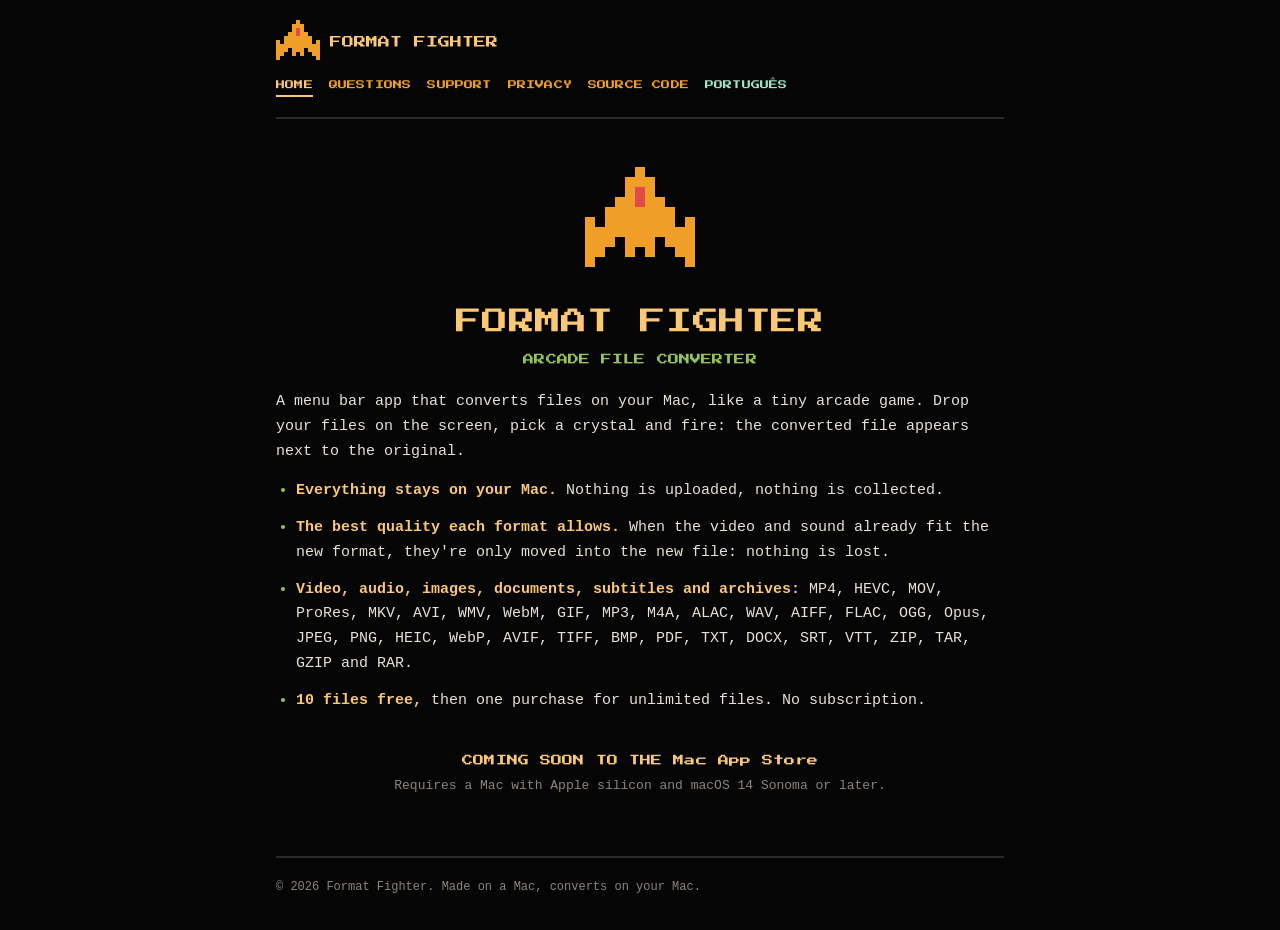
<file: index.html>
<!doctype html>
<html lang="en">
<head>
<meta charset="utf-8">
<meta name="viewport" content="width=device-width, initial-scale=1">
<title>Format Fighter</title>
<link rel="stylesheet" href="style.css">
<link rel="alternate" hreflang="pt-PT" href="pt/index.html">
</head>
<body>
<header>
  <a class="brand" href="index.html"><svg class="ship" viewBox="0 0 11 10" width="44" height="40" shape-rendering="crispEdges" aria-hidden="true"><rect class="h" x="5" y="0" width="1" height="1"/><rect class="h" x="4" y="1" width="1" height="1"/><rect class="h" x="5" y="1" width="1" height="1"/><rect class="h" x="6" y="1" width="1" height="1"/><rect class="h" x="4" y="2" width="1" height="1"/><rect class="c" x="5" y="2" width="1" height="1"/><rect class="h" x="6" y="2" width="1" height="1"/><rect class="h" x="3" y="3" width="1" height="1"/><rect class="h" x="4" y="3" width="1" height="1"/><rect class="c" x="5" y="3" width="1" height="1"/><rect class="h" x="6" y="3" width="1" height="1"/><rect class="h" x="7" y="3" width="1" height="1"/><rect class="h" x="2" y="4" width="1" height="1"/><rect class="h" x="3" y="4" width="1" height="1"/><rect class="h" x="4" y="4" width="1" height="1"/><rect class="h" x="5" y="4" width="1" height="1"/><rect class="h" x="6" y="4" width="1" height="1"/><rect class="h" x="7" y="4" width="1" height="1"/><rect class="h" x="8" y="4" width="1" height="1"/><rect class="h" x="0" y="5" width="1" height="1"/><rect class="h" x="2" y="5" width="1" height="1"/><rect class="h" x="3" y="5" width="1" height="1"/><rect class="h" x="4" y="5" width="1" height="1"/><rect class="h" x="5" y="5" width="1" height="1"/><rect class="h" x="6" y="5" width="1" height="1"/><rect class="h" x="7" y="5" width="1" height="1"/><rect class="h" x="8" y="5" width="1" height="1"/><rect class="h" x="10" y="5" width="1" height="1"/><rect class="h" x="0" y="6" width="1" height="1"/><rect class="h" x="1" y="6" width="1" height="1"/><rect class="h" x="2" y="6" width="1" height="1"/><rect class="h" x="3" y="6" width="1" height="1"/><rect class="h" x="4" y="6" width="1" height="1"/><rect class="h" x="5" y="6" width="1" height="1"/><rect class="h" x="6" y="6" width="1" height="1"/><rect class="h" x="7" y="6" width="1" height="1"/><rect class="h" x="8" y="6" width="1" height="1"/><rect class="h" x="9" y="6" width="1" height="1"/><rect class="h" x="10" y="6" width="1" height="1"/><rect class="h" x="0" y="7" width="1" height="1"/><rect class="h" x="1" y="7" width="1" height="1"/><rect class="h" x="2" y="7" width="1" height="1"/><rect class="h" x="4" y="7" width="1" height="1"/><rect class="h" x="5" y="7" width="1" height="1"/><rect class="h" x="6" y="7" width="1" height="1"/><rect class="h" x="8" y="7" width="1" height="1"/><rect class="h" x="9" y="7" width="1" height="1"/><rect class="h" x="10" y="7" width="1" height="1"/><rect class="h" x="0" y="8" width="1" height="1"/><rect class="h" x="1" y="8" width="1" height="1"/><rect class="h" x="4" y="8" width="1" height="1"/><rect class="h" x="6" y="8" width="1" height="1"/><rect class="h" x="9" y="8" width="1" height="1"/><rect class="h" x="10" y="8" width="1" height="1"/><rect class="h" x="0" y="9" width="1" height="1"/><rect class="h" x="10" y="9" width="1" height="1"/></svg><span>FORMAT FIGHTER</span></a>
  <nav><a href="index.html" aria-current="page">HOME</a><a href="faq.html">QUESTIONS</a><a href="support.html">SUPPORT</a><a href="privacy.html">PRIVACY</a><a href="source.html">SOURCE CODE</a><a class="lang" href="pt/index.html" hreflang="pt-PT">PORTUGUÊS</a></nav>
</header>
<main>
<section class="hero">
<svg class="ship" viewBox="0 0 11 10" width="110" height="100" shape-rendering="crispEdges" aria-hidden="true"><rect class="h" x="5" y="0" width="1" height="1"/><rect class="h" x="4" y="1" width="1" height="1"/><rect class="h" x="5" y="1" width="1" height="1"/><rect class="h" x="6" y="1" width="1" height="1"/><rect class="h" x="4" y="2" width="1" height="1"/><rect class="c" x="5" y="2" width="1" height="1"/><rect class="h" x="6" y="2" width="1" height="1"/><rect class="h" x="3" y="3" width="1" height="1"/><rect class="h" x="4" y="3" width="1" height="1"/><rect class="c" x="5" y="3" width="1" height="1"/><rect class="h" x="6" y="3" width="1" height="1"/><rect class="h" x="7" y="3" width="1" height="1"/><rect class="h" x="2" y="4" width="1" height="1"/><rect class="h" x="3" y="4" width="1" height="1"/><rect class="h" x="4" y="4" width="1" height="1"/><rect class="h" x="5" y="4" width="1" height="1"/><rect class="h" x="6" y="4" width="1" height="1"/><rect class="h" x="7" y="4" width="1" height="1"/><rect class="h" x="8" y="4" width="1" height="1"/><rect class="h" x="0" y="5" width="1" height="1"/><rect class="h" x="2" y="5" width="1" height="1"/><rect class="h" x="3" y="5" width="1" height="1"/><rect class="h" x="4" y="5" width="1" height="1"/><rect class="h" x="5" y="5" width="1" height="1"/><rect class="h" x="6" y="5" width="1" height="1"/><rect class="h" x="7" y="5" width="1" height="1"/><rect class="h" x="8" y="5" width="1" height="1"/><rect class="h" x="10" y="5" width="1" height="1"/><rect class="h" x="0" y="6" width="1" height="1"/><rect class="h" x="1" y="6" width="1" height="1"/><rect class="h" x="2" y="6" width="1" height="1"/><rect class="h" x="3" y="6" width="1" height="1"/><rect class="h" x="4" y="6" width="1" height="1"/><rect class="h" x="5" y="6" width="1" height="1"/><rect class="h" x="6" y="6" width="1" height="1"/><rect class="h" x="7" y="6" width="1" height="1"/><rect class="h" x="8" y="6" width="1" height="1"/><rect class="h" x="9" y="6" width="1" height="1"/><rect class="h" x="10" y="6" width="1" height="1"/><rect class="h" x="0" y="7" width="1" height="1"/><rect class="h" x="1" y="7" width="1" height="1"/><rect class="h" x="2" y="7" width="1" height="1"/><rect class="h" x="4" y="7" width="1" height="1"/><rect class="h" x="5" y="7" width="1" height="1"/><rect class="h" x="6" y="7" width="1" height="1"/><rect class="h" x="8" y="7" width="1" height="1"/><rect class="h" x="9" y="7" width="1" height="1"/><rect class="h" x="10" y="7" width="1" height="1"/><rect class="h" x="0" y="8" width="1" height="1"/><rect class="h" x="1" y="8" width="1" height="1"/><rect class="h" x="4" y="8" width="1" height="1"/><rect class="h" x="6" y="8" width="1" height="1"/><rect class="h" x="9" y="8" width="1" height="1"/><rect class="h" x="10" y="8" width="1" height="1"/><rect class="h" x="0" y="9" width="1" height="1"/><rect class="h" x="10" y="9" width="1" height="1"/></svg>
<h1>FORMAT FIGHTER</h1>
<p class="subtitle">ARCADE FILE CONVERTER</p>
</section>
<p>A menu bar app that converts files on your Mac, like a tiny arcade game. Drop your files on the screen, pick a crystal and fire: the converted file appears next to the original.</p>
<ul>
<li><b>Everything stays on your Mac.</b> Nothing is uploaded, nothing is collected.</li>
<li><b>The best quality each format allows.</b> When the video and sound already fit the new format, they're only moved into the new file: nothing is lost.</li>
<li><b>Video, audio, images, documents, subtitles and archives:</b> MP4, HEVC, MOV, ProRes, MKV, AVI, WMV, WebM, GIF, MP3, M4A, ALAC, WAV, AIFF, FLAC, OGG, Opus, JPEG, PNG, HEIC, WebP, AVIF, TIFF, BMP, PDF, TXT, DOCX, SRT, VTT, ZIP, TAR, GZIP and RAR.</li>
<li><b>10 files free,</b> then one purchase for unlimited files. No subscription.</li>
</ul>
<p class="soon">COMING SOON TO THE Mac App Store</p>
<p class="note">Requires a Mac with Apple silicon and macOS 14 Sonoma or later.</p>
</main>
<footer>© 2026 Format Fighter. Made on a Mac, converts on your Mac.</footer>
</body>
</html>
</file>
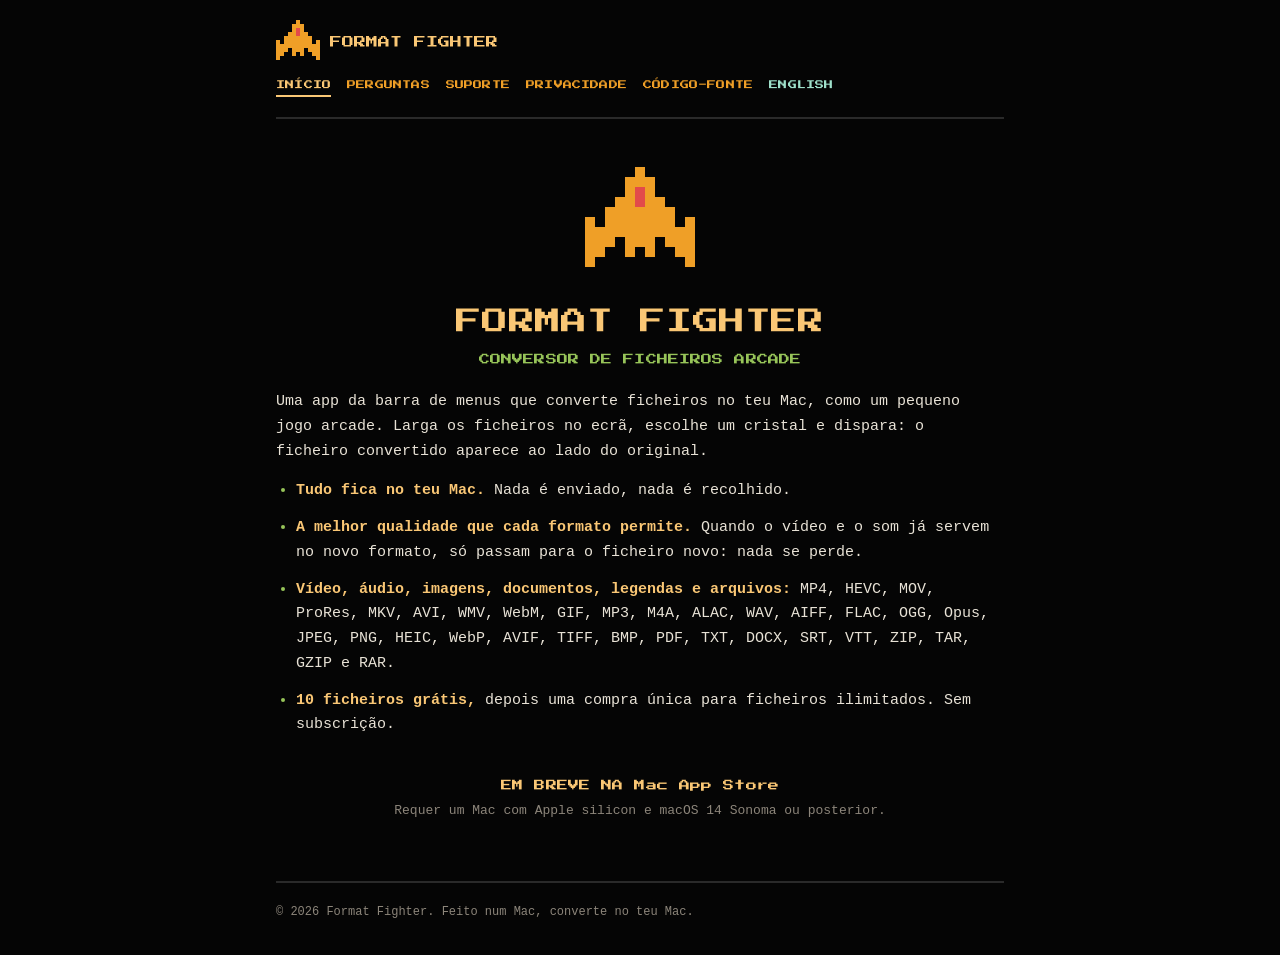
<file: pt/index.html>
<!doctype html>
<html lang="pt-PT">
<head>
<meta charset="utf-8">
<meta name="viewport" content="width=device-width, initial-scale=1">
<title>Format Fighter</title>
<link rel="stylesheet" href="../style.css">
<link rel="alternate" hreflang="en" href="../index.html">
</head>
<body>
<header>
  <a class="brand" href="index.html"><svg class="ship" viewBox="0 0 11 10" width="44" height="40" shape-rendering="crispEdges" aria-hidden="true"><rect class="h" x="5" y="0" width="1" height="1"/><rect class="h" x="4" y="1" width="1" height="1"/><rect class="h" x="5" y="1" width="1" height="1"/><rect class="h" x="6" y="1" width="1" height="1"/><rect class="h" x="4" y="2" width="1" height="1"/><rect class="c" x="5" y="2" width="1" height="1"/><rect class="h" x="6" y="2" width="1" height="1"/><rect class="h" x="3" y="3" width="1" height="1"/><rect class="h" x="4" y="3" width="1" height="1"/><rect class="c" x="5" y="3" width="1" height="1"/><rect class="h" x="6" y="3" width="1" height="1"/><rect class="h" x="7" y="3" width="1" height="1"/><rect class="h" x="2" y="4" width="1" height="1"/><rect class="h" x="3" y="4" width="1" height="1"/><rect class="h" x="4" y="4" width="1" height="1"/><rect class="h" x="5" y="4" width="1" height="1"/><rect class="h" x="6" y="4" width="1" height="1"/><rect class="h" x="7" y="4" width="1" height="1"/><rect class="h" x="8" y="4" width="1" height="1"/><rect class="h" x="0" y="5" width="1" height="1"/><rect class="h" x="2" y="5" width="1" height="1"/><rect class="h" x="3" y="5" width="1" height="1"/><rect class="h" x="4" y="5" width="1" height="1"/><rect class="h" x="5" y="5" width="1" height="1"/><rect class="h" x="6" y="5" width="1" height="1"/><rect class="h" x="7" y="5" width="1" height="1"/><rect class="h" x="8" y="5" width="1" height="1"/><rect class="h" x="10" y="5" width="1" height="1"/><rect class="h" x="0" y="6" width="1" height="1"/><rect class="h" x="1" y="6" width="1" height="1"/><rect class="h" x="2" y="6" width="1" height="1"/><rect class="h" x="3" y="6" width="1" height="1"/><rect class="h" x="4" y="6" width="1" height="1"/><rect class="h" x="5" y="6" width="1" height="1"/><rect class="h" x="6" y="6" width="1" height="1"/><rect class="h" x="7" y="6" width="1" height="1"/><rect class="h" x="8" y="6" width="1" height="1"/><rect class="h" x="9" y="6" width="1" height="1"/><rect class="h" x="10" y="6" width="1" height="1"/><rect class="h" x="0" y="7" width="1" height="1"/><rect class="h" x="1" y="7" width="1" height="1"/><rect class="h" x="2" y="7" width="1" height="1"/><rect class="h" x="4" y="7" width="1" height="1"/><rect class="h" x="5" y="7" width="1" height="1"/><rect class="h" x="6" y="7" width="1" height="1"/><rect class="h" x="8" y="7" width="1" height="1"/><rect class="h" x="9" y="7" width="1" height="1"/><rect class="h" x="10" y="7" width="1" height="1"/><rect class="h" x="0" y="8" width="1" height="1"/><rect class="h" x="1" y="8" width="1" height="1"/><rect class="h" x="4" y="8" width="1" height="1"/><rect class="h" x="6" y="8" width="1" height="1"/><rect class="h" x="9" y="8" width="1" height="1"/><rect class="h" x="10" y="8" width="1" height="1"/><rect class="h" x="0" y="9" width="1" height="1"/><rect class="h" x="10" y="9" width="1" height="1"/></svg><span>FORMAT FIGHTER</span></a>
  <nav><a href="index.html" aria-current="page">INÍCIO</a><a href="faq.html">PERGUNTAS</a><a href="support.html">SUPORTE</a><a href="privacy.html">PRIVACIDADE</a><a href="source.html">CÓDIGO-FONTE</a><a class="lang" href="../index.html" hreflang="en">ENGLISH</a></nav>
</header>
<main>
<section class="hero">
<svg class="ship" viewBox="0 0 11 10" width="110" height="100" shape-rendering="crispEdges" aria-hidden="true"><rect class="h" x="5" y="0" width="1" height="1"/><rect class="h" x="4" y="1" width="1" height="1"/><rect class="h" x="5" y="1" width="1" height="1"/><rect class="h" x="6" y="1" width="1" height="1"/><rect class="h" x="4" y="2" width="1" height="1"/><rect class="c" x="5" y="2" width="1" height="1"/><rect class="h" x="6" y="2" width="1" height="1"/><rect class="h" x="3" y="3" width="1" height="1"/><rect class="h" x="4" y="3" width="1" height="1"/><rect class="c" x="5" y="3" width="1" height="1"/><rect class="h" x="6" y="3" width="1" height="1"/><rect class="h" x="7" y="3" width="1" height="1"/><rect class="h" x="2" y="4" width="1" height="1"/><rect class="h" x="3" y="4" width="1" height="1"/><rect class="h" x="4" y="4" width="1" height="1"/><rect class="h" x="5" y="4" width="1" height="1"/><rect class="h" x="6" y="4" width="1" height="1"/><rect class="h" x="7" y="4" width="1" height="1"/><rect class="h" x="8" y="4" width="1" height="1"/><rect class="h" x="0" y="5" width="1" height="1"/><rect class="h" x="2" y="5" width="1" height="1"/><rect class="h" x="3" y="5" width="1" height="1"/><rect class="h" x="4" y="5" width="1" height="1"/><rect class="h" x="5" y="5" width="1" height="1"/><rect class="h" x="6" y="5" width="1" height="1"/><rect class="h" x="7" y="5" width="1" height="1"/><rect class="h" x="8" y="5" width="1" height="1"/><rect class="h" x="10" y="5" width="1" height="1"/><rect class="h" x="0" y="6" width="1" height="1"/><rect class="h" x="1" y="6" width="1" height="1"/><rect class="h" x="2" y="6" width="1" height="1"/><rect class="h" x="3" y="6" width="1" height="1"/><rect class="h" x="4" y="6" width="1" height="1"/><rect class="h" x="5" y="6" width="1" height="1"/><rect class="h" x="6" y="6" width="1" height="1"/><rect class="h" x="7" y="6" width="1" height="1"/><rect class="h" x="8" y="6" width="1" height="1"/><rect class="h" x="9" y="6" width="1" height="1"/><rect class="h" x="10" y="6" width="1" height="1"/><rect class="h" x="0" y="7" width="1" height="1"/><rect class="h" x="1" y="7" width="1" height="1"/><rect class="h" x="2" y="7" width="1" height="1"/><rect class="h" x="4" y="7" width="1" height="1"/><rect class="h" x="5" y="7" width="1" height="1"/><rect class="h" x="6" y="7" width="1" height="1"/><rect class="h" x="8" y="7" width="1" height="1"/><rect class="h" x="9" y="7" width="1" height="1"/><rect class="h" x="10" y="7" width="1" height="1"/><rect class="h" x="0" y="8" width="1" height="1"/><rect class="h" x="1" y="8" width="1" height="1"/><rect class="h" x="4" y="8" width="1" height="1"/><rect class="h" x="6" y="8" width="1" height="1"/><rect class="h" x="9" y="8" width="1" height="1"/><rect class="h" x="10" y="8" width="1" height="1"/><rect class="h" x="0" y="9" width="1" height="1"/><rect class="h" x="10" y="9" width="1" height="1"/></svg>
<h1>FORMAT FIGHTER</h1>
<p class="subtitle">CONVERSOR DE FICHEIROS ARCADE</p>
</section>
<p>Uma app da barra de menus que converte ficheiros no teu Mac, como um pequeno jogo arcade. Larga os ficheiros no ecrã, escolhe um cristal e dispara: o ficheiro convertido aparece ao lado do original.</p>
<ul>
<li><b>Tudo fica no teu Mac.</b> Nada é enviado, nada é recolhido.</li>
<li><b>A melhor qualidade que cada formato permite.</b> Quando o vídeo e o som já servem no novo formato, só passam para o ficheiro novo: nada se perde.</li>
<li><b>Vídeo, áudio, imagens, documentos, legendas e arquivos:</b> MP4, HEVC, MOV, ProRes, MKV, AVI, WMV, WebM, GIF, MP3, M4A, ALAC, WAV, AIFF, FLAC, OGG, Opus, JPEG, PNG, HEIC, WebP, AVIF, TIFF, BMP, PDF, TXT, DOCX, SRT, VTT, ZIP, TAR, GZIP e RAR.</li>
<li><b>10 ficheiros grátis,</b> depois uma compra única para ficheiros ilimitados. Sem subscrição.</li>
</ul>
<p class="soon">EM BREVE NA Mac App Store</p>
<p class="note">Requer um Mac com Apple silicon e macOS 14 Sonoma ou posterior.</p>
</main>
<footer>© 2026 Format Fighter. Feito num Mac, converte no teu Mac.</footer>
</body>
</html>
</file>
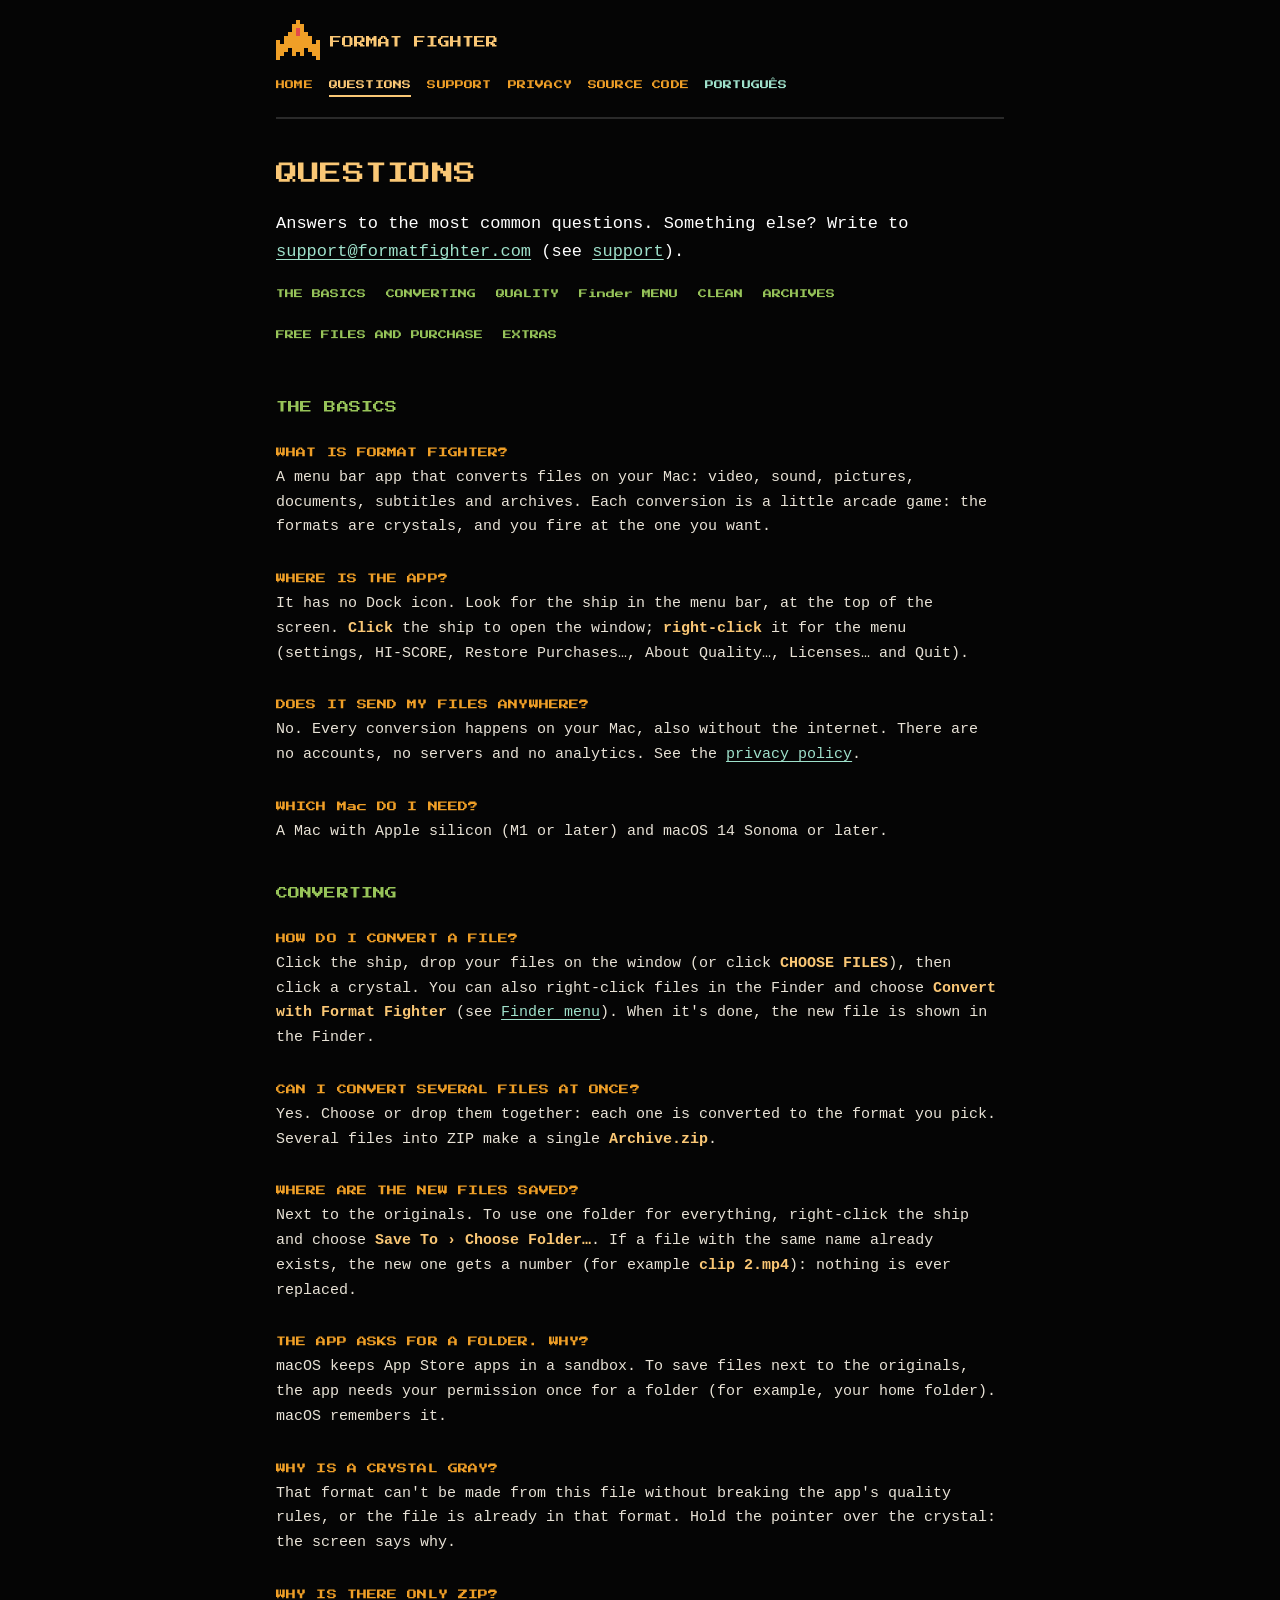
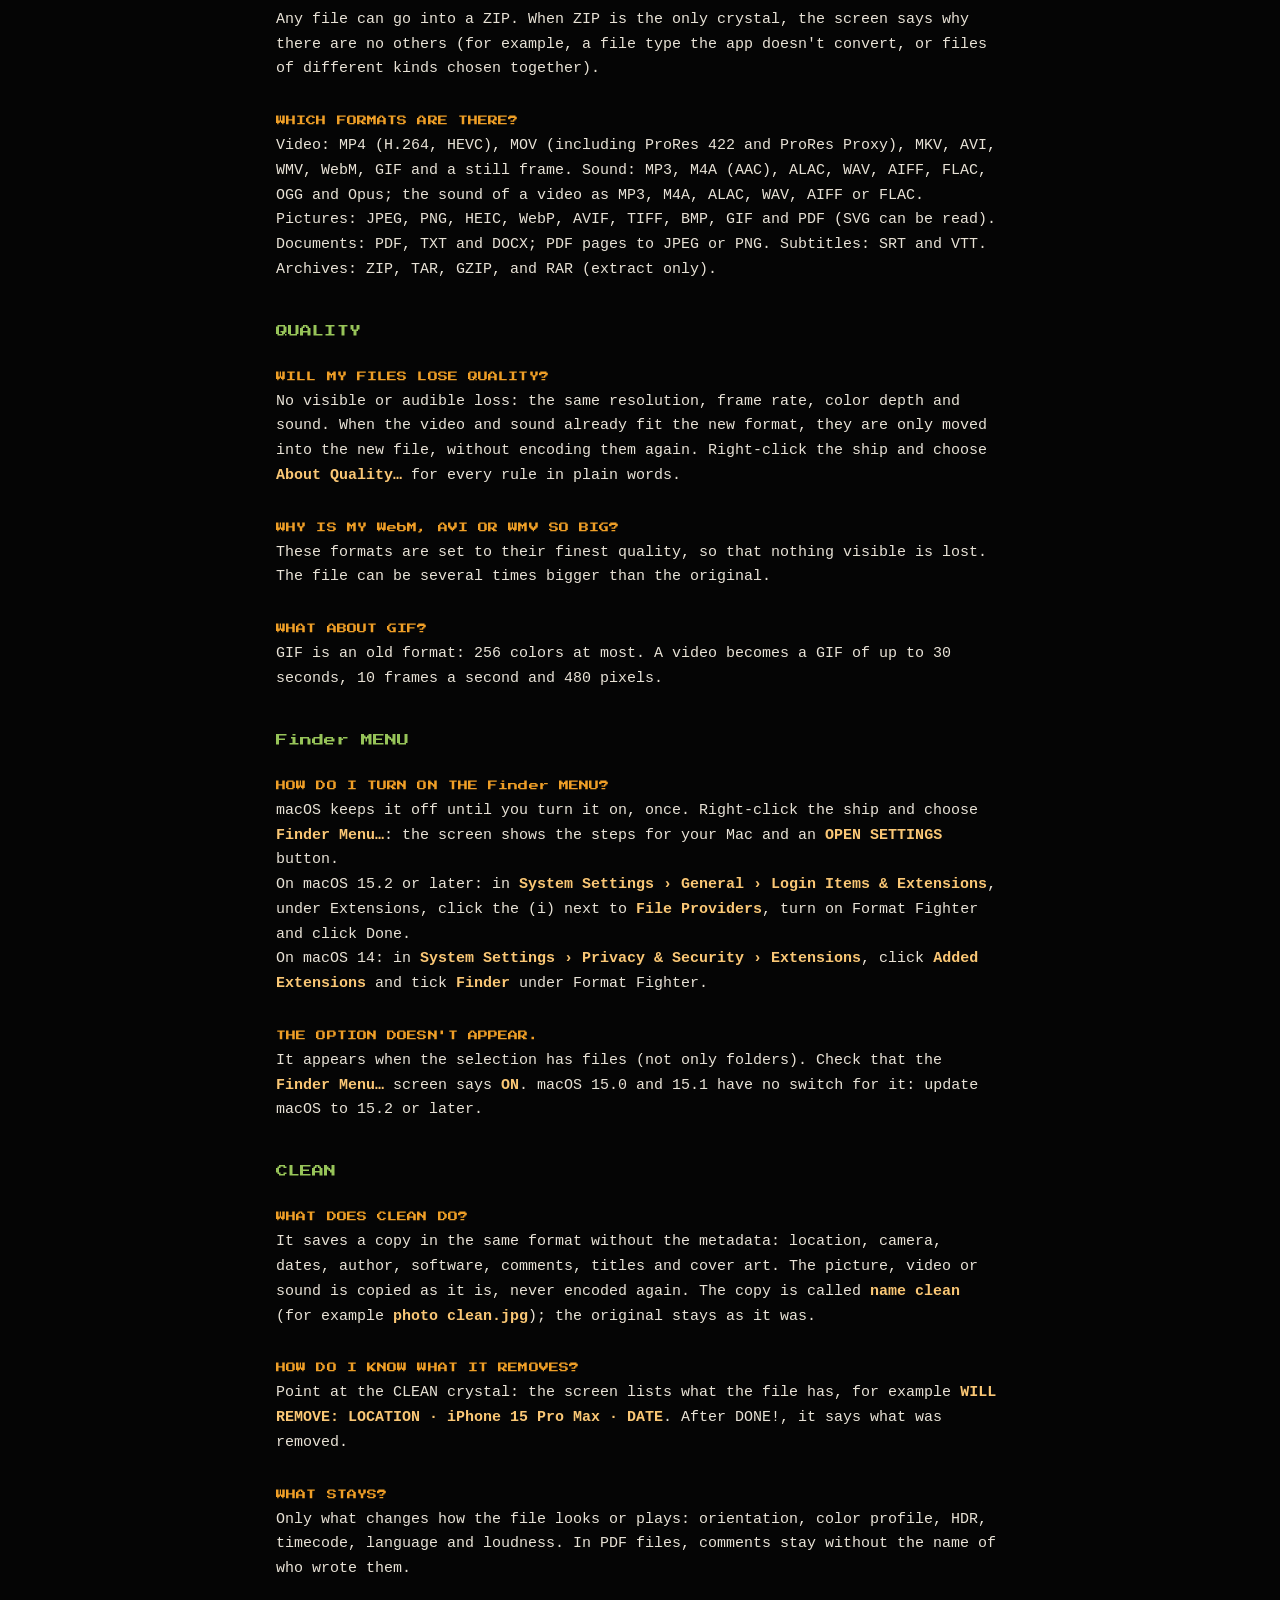
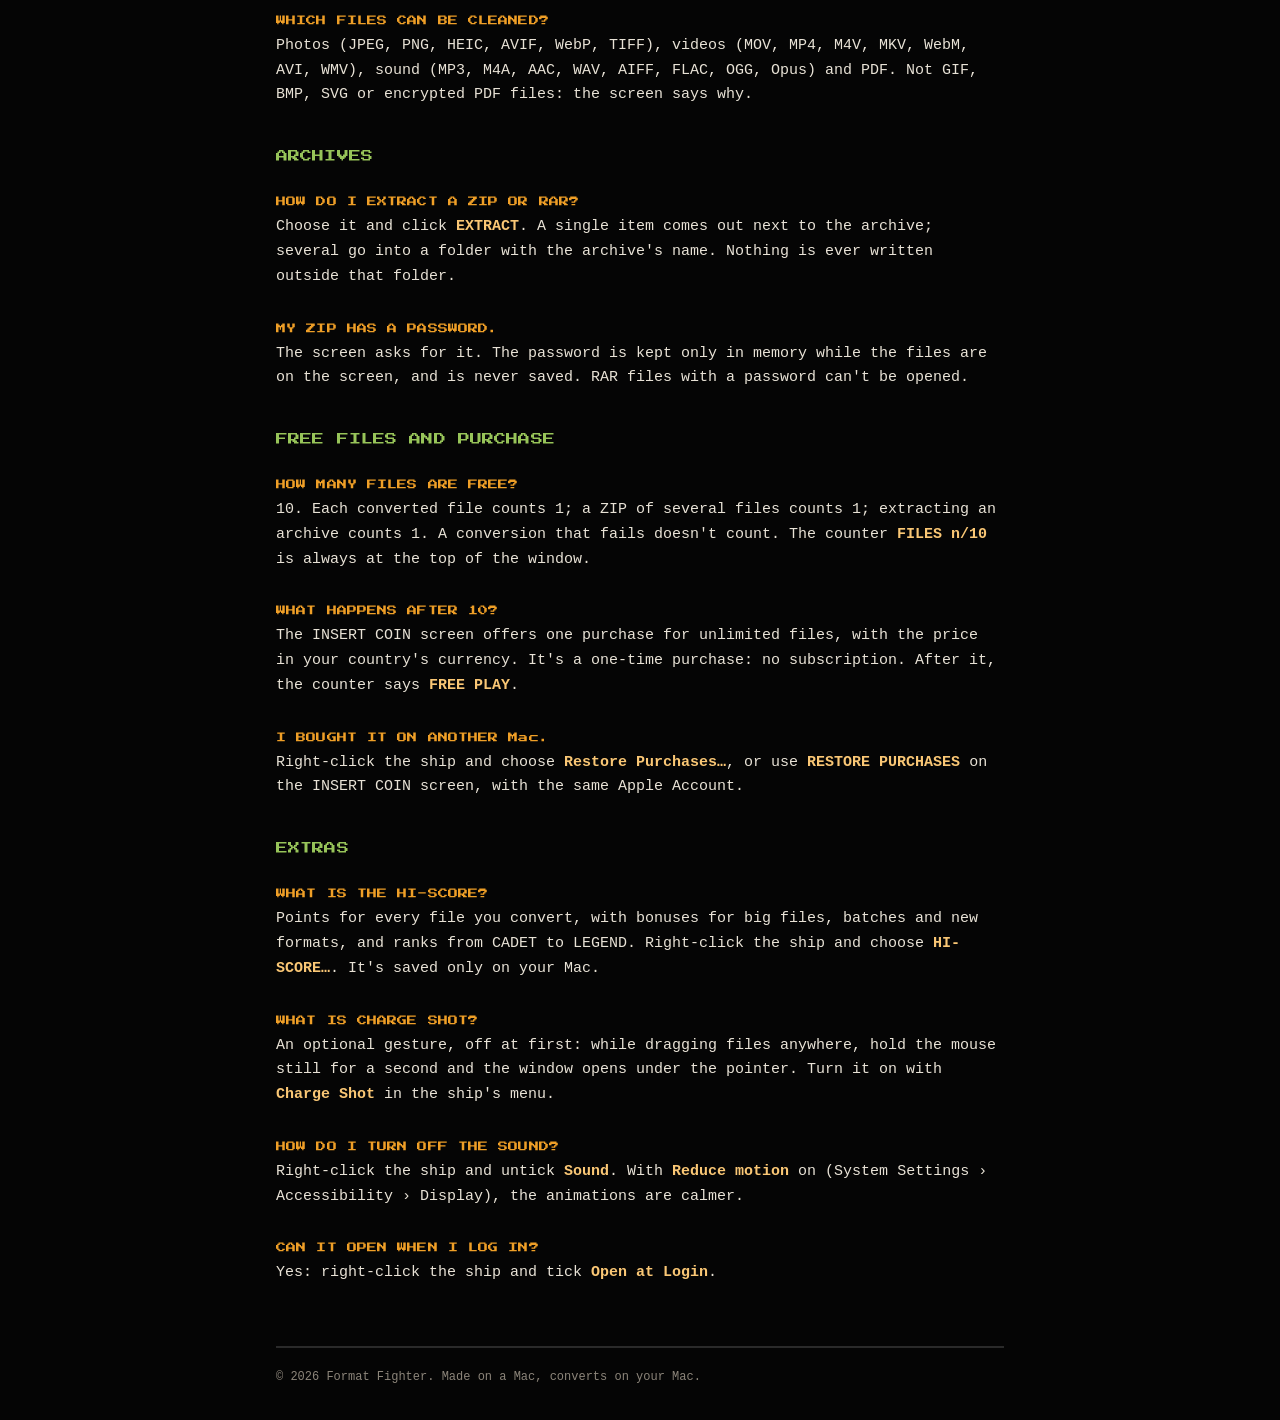
<file: faq.html>
<!doctype html>
<html lang="en">
<head>
<meta charset="utf-8">
<meta name="viewport" content="width=device-width, initial-scale=1">
<title>Questions — Format Fighter</title>
<link rel="stylesheet" href="style.css">
<link rel="alternate" hreflang="pt-PT" href="pt/faq.html">
</head>
<body>
<header>
  <a class="brand" href="index.html"><svg class="ship" viewBox="0 0 11 10" width="44" height="40" shape-rendering="crispEdges" aria-hidden="true"><rect class="h" x="5" y="0" width="1" height="1"/><rect class="h" x="4" y="1" width="1" height="1"/><rect class="h" x="5" y="1" width="1" height="1"/><rect class="h" x="6" y="1" width="1" height="1"/><rect class="h" x="4" y="2" width="1" height="1"/><rect class="c" x="5" y="2" width="1" height="1"/><rect class="h" x="6" y="2" width="1" height="1"/><rect class="h" x="3" y="3" width="1" height="1"/><rect class="h" x="4" y="3" width="1" height="1"/><rect class="c" x="5" y="3" width="1" height="1"/><rect class="h" x="6" y="3" width="1" height="1"/><rect class="h" x="7" y="3" width="1" height="1"/><rect class="h" x="2" y="4" width="1" height="1"/><rect class="h" x="3" y="4" width="1" height="1"/><rect class="h" x="4" y="4" width="1" height="1"/><rect class="h" x="5" y="4" width="1" height="1"/><rect class="h" x="6" y="4" width="1" height="1"/><rect class="h" x="7" y="4" width="1" height="1"/><rect class="h" x="8" y="4" width="1" height="1"/><rect class="h" x="0" y="5" width="1" height="1"/><rect class="h" x="2" y="5" width="1" height="1"/><rect class="h" x="3" y="5" width="1" height="1"/><rect class="h" x="4" y="5" width="1" height="1"/><rect class="h" x="5" y="5" width="1" height="1"/><rect class="h" x="6" y="5" width="1" height="1"/><rect class="h" x="7" y="5" width="1" height="1"/><rect class="h" x="8" y="5" width="1" height="1"/><rect class="h" x="10" y="5" width="1" height="1"/><rect class="h" x="0" y="6" width="1" height="1"/><rect class="h" x="1" y="6" width="1" height="1"/><rect class="h" x="2" y="6" width="1" height="1"/><rect class="h" x="3" y="6" width="1" height="1"/><rect class="h" x="4" y="6" width="1" height="1"/><rect class="h" x="5" y="6" width="1" height="1"/><rect class="h" x="6" y="6" width="1" height="1"/><rect class="h" x="7" y="6" width="1" height="1"/><rect class="h" x="8" y="6" width="1" height="1"/><rect class="h" x="9" y="6" width="1" height="1"/><rect class="h" x="10" y="6" width="1" height="1"/><rect class="h" x="0" y="7" width="1" height="1"/><rect class="h" x="1" y="7" width="1" height="1"/><rect class="h" x="2" y="7" width="1" height="1"/><rect class="h" x="4" y="7" width="1" height="1"/><rect class="h" x="5" y="7" width="1" height="1"/><rect class="h" x="6" y="7" width="1" height="1"/><rect class="h" x="8" y="7" width="1" height="1"/><rect class="h" x="9" y="7" width="1" height="1"/><rect class="h" x="10" y="7" width="1" height="1"/><rect class="h" x="0" y="8" width="1" height="1"/><rect class="h" x="1" y="8" width="1" height="1"/><rect class="h" x="4" y="8" width="1" height="1"/><rect class="h" x="6" y="8" width="1" height="1"/><rect class="h" x="9" y="8" width="1" height="1"/><rect class="h" x="10" y="8" width="1" height="1"/><rect class="h" x="0" y="9" width="1" height="1"/><rect class="h" x="10" y="9" width="1" height="1"/></svg><span>FORMAT FIGHTER</span></a>
  <nav><a href="index.html">HOME</a><a href="faq.html" aria-current="page">QUESTIONS</a><a href="support.html">SUPPORT</a><a href="privacy.html">PRIVACY</a><a href="source.html">SOURCE CODE</a><a class="lang" href="pt/faq.html" hreflang="pt-PT">PORTUGUÊS</a></nav>
</header>
<main>
<h1>QUESTIONS</h1>
<p class="big">Answers to the most common questions. Something else? Write to <a href="mailto:support@formatfighter.com">support@formatfighter.com</a> (see <a href="support.html">support</a>).</p>
<ul class="contents">
<li><a href="#basics">THE BASICS</a></li>
<li><a href="#converting">CONVERTING</a></li>
<li><a href="#quality">QUALITY</a></li>
<li><a href="#finder">Finder MENU</a></li>
<li><a href="#clean">CLEAN</a></li>
<li><a href="#archives">ARCHIVES</a></li>
<li><a href="#purchase">FREE FILES AND PURCHASE</a></li>
<li><a href="#extras">EXTRAS</a></li>
</ul>
<h2 id="basics">THE BASICS</h2>
<h3>WHAT IS FORMAT FIGHTER?</h3>
<p>A menu bar app that converts files on your Mac: video, sound, pictures, documents, subtitles and archives. Each conversion is a little arcade game: the formats are crystals, and you fire at the one you want.</p>
<h3>WHERE IS THE APP?</h3>
<p>It has no Dock icon. Look for the ship in the menu bar, at the top of the screen. <b>Click</b> the ship to open the window; <b>right-click</b> it for the menu (settings, HI-SCORE, Restore Purchases…, About Quality…, Licenses… and Quit).</p>
<h3>DOES IT SEND MY FILES ANYWHERE?</h3>
<p>No. Every conversion happens on your Mac, also without the internet. There are no accounts, no servers and no analytics. See the <a href="privacy.html">privacy policy</a>.</p>
<h3>WHICH Mac DO I NEED?</h3>
<p>A Mac with Apple silicon (M1 or later) and macOS 14 Sonoma or later.</p>
<h2 id="converting">CONVERTING</h2>
<h3>HOW DO I CONVERT A FILE?</h3>
<p>Click the ship, drop your files on the window (or click <b>CHOOSE FILES</b>), then click a crystal. You can also right-click files in the Finder and choose <b>Convert with Format Fighter</b> (see <a href="#finder">Finder menu</a>). When it's done, the new file is shown in the Finder.</p>
<h3>CAN I CONVERT SEVERAL FILES AT ONCE?</h3>
<p>Yes. Choose or drop them together: each one is converted to the format you pick. Several files into ZIP make a single <b>Archive.zip</b>.</p>
<h3>WHERE ARE THE NEW FILES SAVED?</h3>
<p>Next to the originals. To use one folder for everything, right-click the ship and choose <b>Save To › Choose Folder…</b>. If a file with the same name already exists, the new one gets a number (for example <b>clip 2.mp4</b>): nothing is ever replaced.</p>
<h3>THE APP ASKS FOR A FOLDER. WHY?</h3>
<p>macOS keeps App Store apps in a sandbox. To save files next to the originals, the app needs your permission once for a folder (for example, your home folder). macOS remembers it.</p>
<h3>WHY IS A CRYSTAL GRAY?</h3>
<p>That format can't be made from this file without breaking the app's quality rules, or the file is already in that format. Hold the pointer over the crystal: the screen says why.</p>
<h3>WHY IS THERE ONLY ZIP?</h3>
<p>Any file can go into a ZIP. When ZIP is the only crystal, the screen says why there are no others (for example, a file type the app doesn't convert, or files of different kinds chosen together).</p>
<h3>WHICH FORMATS ARE THERE?</h3>
<p>Video: MP4 (H.264, HEVC), MOV (including ProRes 422 and ProRes Proxy), MKV, AVI, WMV, WebM, GIF and a still frame. Sound: MP3, M4A (AAC), ALAC, WAV, AIFF, FLAC, OGG and Opus; the sound of a video as MP3, M4A, ALAC, WAV, AIFF or FLAC. Pictures: JPEG, PNG, HEIC, WebP, AVIF, TIFF, BMP, GIF and PDF (SVG can be read). Documents: PDF, TXT and DOCX; PDF pages to JPEG or PNG. Subtitles: SRT and VTT. Archives: ZIP, TAR, GZIP, and RAR (extract only).</p>
<h2 id="quality">QUALITY</h2>
<h3>WILL MY FILES LOSE QUALITY?</h3>
<p>No visible or audible loss: the same resolution, frame rate, color depth and sound. When the video and sound already fit the new format, they are only moved into the new file, without encoding them again. Right-click the ship and choose <b>About Quality…</b> for every rule in plain words.</p>
<h3>WHY IS MY WebM, AVI OR WMV SO BIG?</h3>
<p>These formats are set to their finest quality, so that nothing visible is lost. The file can be several times bigger than the original.</p>
<h3>WHAT ABOUT GIF?</h3>
<p>GIF is an old format: 256 colors at most. A video becomes a GIF of up to 30 seconds, 10 frames a second and 480 pixels.</p>
<h2 id="finder">Finder MENU</h2>
<h3>HOW DO I TURN ON THE Finder MENU?</h3>
<p>macOS keeps it off until you turn it on, once. Right-click the ship and choose <b>Finder Menu…</b>: the screen shows the steps for your Mac and an <b>OPEN SETTINGS</b> button.<br>On macOS 15.2 or later: in <b>System Settings › General › Login Items &amp; Extensions</b>, under Extensions, click the (i) next to <b>File Providers</b>, turn on Format Fighter and click Done.<br>On macOS 14: in <b>System Settings › Privacy &amp; Security › Extensions</b>, click <b>Added Extensions</b> and tick <b>Finder</b> under Format Fighter.</p>
<h3>THE OPTION DOESN'T APPEAR.</h3>
<p>It appears when the selection has files (not only folders). Check that the <b>Finder Menu…</b> screen says <b>ON</b>. macOS 15.0 and 15.1 have no switch for it: update macOS to 15.2 or later.</p>
<h2 id="clean">CLEAN</h2>
<h3>WHAT DOES CLEAN DO?</h3>
<p>It saves a copy in the same format without the metadata: location, camera, dates, author, software, comments, titles and cover art. The picture, video or sound is copied as it is, never encoded again. The copy is called <b>name clean</b> (for example <b>photo clean.jpg</b>); the original stays as it was.</p>
<h3>HOW DO I KNOW WHAT IT REMOVES?</h3>
<p>Point at the CLEAN crystal: the screen lists what the file has, for example <b>WILL REMOVE: LOCATION · iPhone 15 Pro Max · DATE</b>. After DONE!, it says what was removed.</p>
<h3>WHAT STAYS?</h3>
<p>Only what changes how the file looks or plays: orientation, color profile, HDR, timecode, language and loudness. In PDF files, comments stay without the name of who wrote them.</p>
<h3>WHICH FILES CAN BE CLEANED?</h3>
<p>Photos (JPEG, PNG, HEIC, AVIF, WebP, TIFF), videos (MOV, MP4, M4V, MKV, WebM, AVI, WMV), sound (MP3, M4A, AAC, WAV, AIFF, FLAC, OGG, Opus) and PDF. Not GIF, BMP, SVG or encrypted PDF files: the screen says why.</p>
<h2 id="archives">ARCHIVES</h2>
<h3>HOW DO I EXTRACT A ZIP OR RAR?</h3>
<p>Choose it and click <b>EXTRACT</b>. A single item comes out next to the archive; several go into a folder with the archive's name. Nothing is ever written outside that folder.</p>
<h3>MY ZIP HAS A PASSWORD.</h3>
<p>The screen asks for it. The password is kept only in memory while the files are on the screen, and is never saved. RAR files with a password can't be opened.</p>
<h2 id="purchase">FREE FILES AND PURCHASE</h2>
<h3>HOW MANY FILES ARE FREE?</h3>
<p>10. Each converted file counts 1; a ZIP of several files counts 1; extracting an archive counts 1. A conversion that fails doesn't count. The counter <b>FILES n/10</b> is always at the top of the window.</p>
<h3>WHAT HAPPENS AFTER 10?</h3>
<p>The INSERT COIN screen offers one purchase for unlimited files, with the price in your country's currency. It's a one-time purchase: no subscription. After it, the counter says <b>FREE PLAY</b>.</p>
<h3>I BOUGHT IT ON ANOTHER Mac.</h3>
<p>Right-click the ship and choose <b>Restore Purchases…</b>, or use <b>RESTORE PURCHASES</b> on the INSERT COIN screen, with the same Apple Account.</p>
<h2 id="extras">EXTRAS</h2>
<h3>WHAT IS THE HI-SCORE?</h3>
<p>Points for every file you convert, with bonuses for big files, batches and new formats, and ranks from CADET to LEGEND. Right-click the ship and choose <b>HI-SCORE…</b>. It's saved only on your Mac.</p>
<h3>WHAT IS CHARGE SHOT?</h3>
<p>An optional gesture, off at first: while dragging files anywhere, hold the mouse still for a second and the window opens under the pointer. Turn it on with <b>Charge Shot</b> in the ship's menu.</p>
<h3>HOW DO I TURN OFF THE SOUND?</h3>
<p>Right-click the ship and untick <b>Sound</b>. With <b>Reduce motion</b> on (System Settings › Accessibility › Display), the animations are calmer.</p>
<h3>CAN IT OPEN WHEN I LOG IN?</h3>
<p>Yes: right-click the ship and tick <b>Open at Login</b>.</p>
</main>
<footer>© 2026 Format Fighter. Made on a Mac, converts on your Mac.</footer>
</body>
</html>
</file>
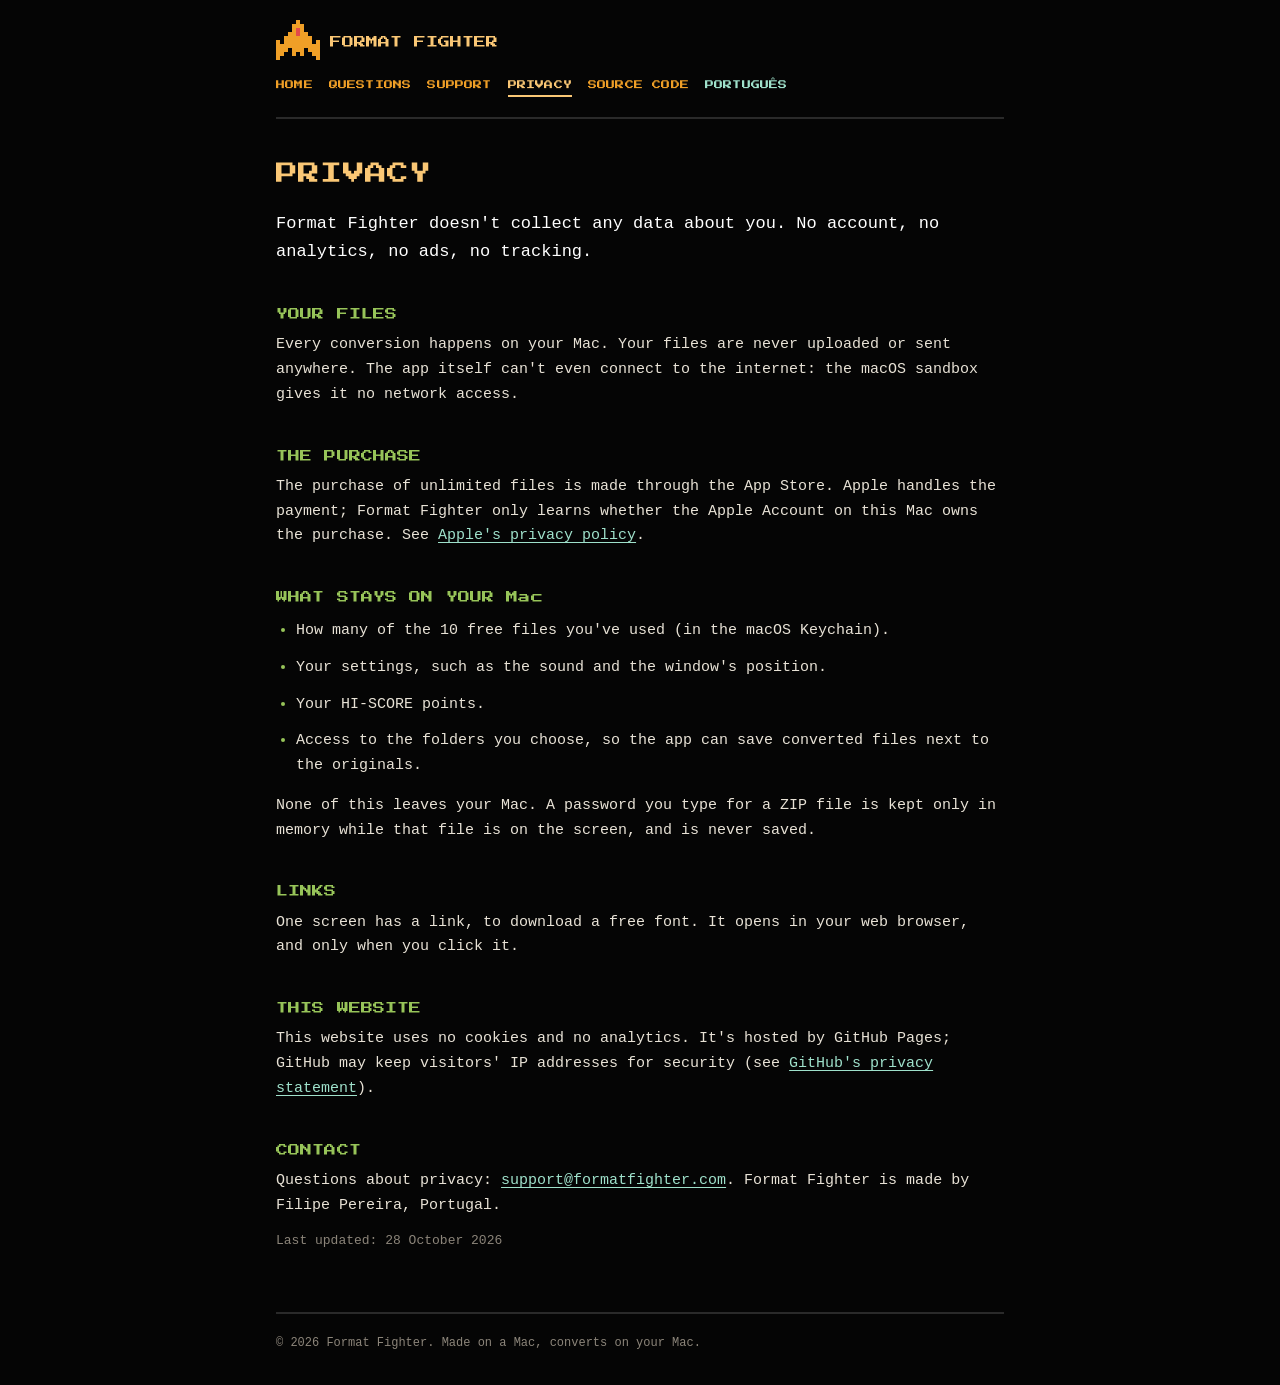
<file: privacy.html>
<!doctype html>
<html lang="en">
<head>
<meta charset="utf-8">
<meta name="viewport" content="width=device-width, initial-scale=1">
<title>Privacy — Format Fighter</title>
<link rel="stylesheet" href="style.css">
<link rel="alternate" hreflang="pt-PT" href="pt/privacy.html">
</head>
<body>
<header>
  <a class="brand" href="index.html"><svg class="ship" viewBox="0 0 11 10" width="44" height="40" shape-rendering="crispEdges" aria-hidden="true"><rect class="h" x="5" y="0" width="1" height="1"/><rect class="h" x="4" y="1" width="1" height="1"/><rect class="h" x="5" y="1" width="1" height="1"/><rect class="h" x="6" y="1" width="1" height="1"/><rect class="h" x="4" y="2" width="1" height="1"/><rect class="c" x="5" y="2" width="1" height="1"/><rect class="h" x="6" y="2" width="1" height="1"/><rect class="h" x="3" y="3" width="1" height="1"/><rect class="h" x="4" y="3" width="1" height="1"/><rect class="c" x="5" y="3" width="1" height="1"/><rect class="h" x="6" y="3" width="1" height="1"/><rect class="h" x="7" y="3" width="1" height="1"/><rect class="h" x="2" y="4" width="1" height="1"/><rect class="h" x="3" y="4" width="1" height="1"/><rect class="h" x="4" y="4" width="1" height="1"/><rect class="h" x="5" y="4" width="1" height="1"/><rect class="h" x="6" y="4" width="1" height="1"/><rect class="h" x="7" y="4" width="1" height="1"/><rect class="h" x="8" y="4" width="1" height="1"/><rect class="h" x="0" y="5" width="1" height="1"/><rect class="h" x="2" y="5" width="1" height="1"/><rect class="h" x="3" y="5" width="1" height="1"/><rect class="h" x="4" y="5" width="1" height="1"/><rect class="h" x="5" y="5" width="1" height="1"/><rect class="h" x="6" y="5" width="1" height="1"/><rect class="h" x="7" y="5" width="1" height="1"/><rect class="h" x="8" y="5" width="1" height="1"/><rect class="h" x="10" y="5" width="1" height="1"/><rect class="h" x="0" y="6" width="1" height="1"/><rect class="h" x="1" y="6" width="1" height="1"/><rect class="h" x="2" y="6" width="1" height="1"/><rect class="h" x="3" y="6" width="1" height="1"/><rect class="h" x="4" y="6" width="1" height="1"/><rect class="h" x="5" y="6" width="1" height="1"/><rect class="h" x="6" y="6" width="1" height="1"/><rect class="h" x="7" y="6" width="1" height="1"/><rect class="h" x="8" y="6" width="1" height="1"/><rect class="h" x="9" y="6" width="1" height="1"/><rect class="h" x="10" y="6" width="1" height="1"/><rect class="h" x="0" y="7" width="1" height="1"/><rect class="h" x="1" y="7" width="1" height="1"/><rect class="h" x="2" y="7" width="1" height="1"/><rect class="h" x="4" y="7" width="1" height="1"/><rect class="h" x="5" y="7" width="1" height="1"/><rect class="h" x="6" y="7" width="1" height="1"/><rect class="h" x="8" y="7" width="1" height="1"/><rect class="h" x="9" y="7" width="1" height="1"/><rect class="h" x="10" y="7" width="1" height="1"/><rect class="h" x="0" y="8" width="1" height="1"/><rect class="h" x="1" y="8" width="1" height="1"/><rect class="h" x="4" y="8" width="1" height="1"/><rect class="h" x="6" y="8" width="1" height="1"/><rect class="h" x="9" y="8" width="1" height="1"/><rect class="h" x="10" y="8" width="1" height="1"/><rect class="h" x="0" y="9" width="1" height="1"/><rect class="h" x="10" y="9" width="1" height="1"/></svg><span>FORMAT FIGHTER</span></a>
  <nav><a href="index.html">HOME</a><a href="faq.html">QUESTIONS</a><a href="support.html">SUPPORT</a><a href="privacy.html" aria-current="page">PRIVACY</a><a href="source.html">SOURCE CODE</a><a class="lang" href="pt/privacy.html" hreflang="pt-PT">PORTUGUÊS</a></nav>
</header>
<main>
<h1>PRIVACY</h1>
<p class="big">Format Fighter doesn't collect any data about you. No account, no analytics, no ads, no tracking.</p>
<h2>YOUR FILES</h2>
<p>Every conversion happens on your Mac. Your files are never uploaded or sent anywhere. The app itself can't even connect to the internet: the macOS sandbox gives it no network access.</p>
<h2>THE PURCHASE</h2>
<p>The purchase of unlimited files is made through the App Store. Apple handles the payment; Format Fighter only learns whether the Apple Account on this Mac owns the purchase. See <a href="https://www.apple.com/legal/privacy/">Apple's privacy policy</a>.</p>
<h2>WHAT STAYS ON YOUR Mac</h2>
<ul>
<li>How many of the 10 free files you've used (in the macOS Keychain).</li>
<li>Your settings, such as the sound and the window's position.</li>
<li>Your HI-SCORE points.</li>
<li>Access to the folders you choose, so the app can save converted files next to the originals.</li>
</ul>
<p>None of this leaves your Mac. A password you type for a ZIP file is kept only in memory while that file is on the screen, and is never saved.</p>
<h2>LINKS</h2>
<p>One screen has a link, to download a free font. It opens in your web browser, and only when you click it.</p>
<h2>THIS WEBSITE</h2>
<p>This website uses no cookies and no analytics. It's hosted by GitHub Pages; GitHub may keep visitors' IP addresses for security (see <a href="https://docs.github.com/site-policy/privacy-policies/github-general-privacy-statement">GitHub's privacy statement</a>).</p>
<h2>CONTACT</h2>
<p>Questions about privacy: <a href="mailto:support@formatfighter.com">support@formatfighter.com</a>. Format Fighter is made by Filipe Pereira, Portugal.</p>
<p class="note">Last updated: 28 October 2026</p>
</main>
<footer>© 2026 Format Fighter. Made on a Mac, converts on your Mac.</footer>
</body>
</html>
</file>
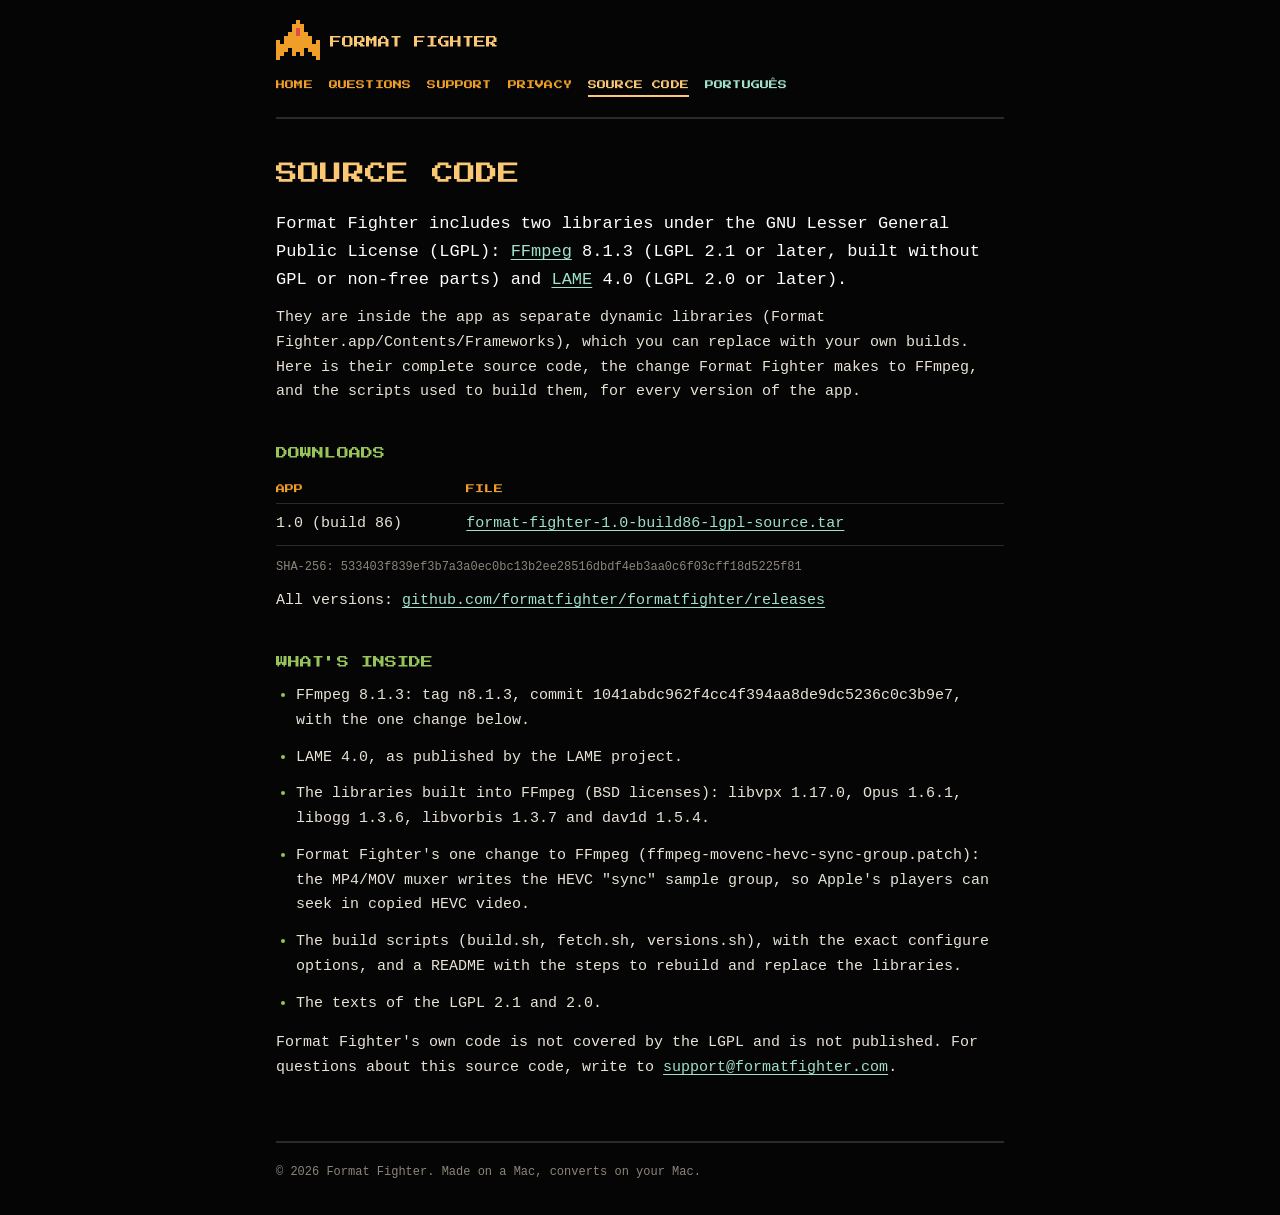
<file: source.html>
<!doctype html>
<html lang="en">
<head>
<meta charset="utf-8">
<meta name="viewport" content="width=device-width, initial-scale=1">
<title>Source code — Format Fighter</title>
<link rel="stylesheet" href="style.css">
<link rel="alternate" hreflang="pt-PT" href="pt/source.html">
</head>
<body>
<header>
  <a class="brand" href="index.html"><svg class="ship" viewBox="0 0 11 10" width="44" height="40" shape-rendering="crispEdges" aria-hidden="true"><rect class="h" x="5" y="0" width="1" height="1"/><rect class="h" x="4" y="1" width="1" height="1"/><rect class="h" x="5" y="1" width="1" height="1"/><rect class="h" x="6" y="1" width="1" height="1"/><rect class="h" x="4" y="2" width="1" height="1"/><rect class="c" x="5" y="2" width="1" height="1"/><rect class="h" x="6" y="2" width="1" height="1"/><rect class="h" x="3" y="3" width="1" height="1"/><rect class="h" x="4" y="3" width="1" height="1"/><rect class="c" x="5" y="3" width="1" height="1"/><rect class="h" x="6" y="3" width="1" height="1"/><rect class="h" x="7" y="3" width="1" height="1"/><rect class="h" x="2" y="4" width="1" height="1"/><rect class="h" x="3" y="4" width="1" height="1"/><rect class="h" x="4" y="4" width="1" height="1"/><rect class="h" x="5" y="4" width="1" height="1"/><rect class="h" x="6" y="4" width="1" height="1"/><rect class="h" x="7" y="4" width="1" height="1"/><rect class="h" x="8" y="4" width="1" height="1"/><rect class="h" x="0" y="5" width="1" height="1"/><rect class="h" x="2" y="5" width="1" height="1"/><rect class="h" x="3" y="5" width="1" height="1"/><rect class="h" x="4" y="5" width="1" height="1"/><rect class="h" x="5" y="5" width="1" height="1"/><rect class="h" x="6" y="5" width="1" height="1"/><rect class="h" x="7" y="5" width="1" height="1"/><rect class="h" x="8" y="5" width="1" height="1"/><rect class="h" x="10" y="5" width="1" height="1"/><rect class="h" x="0" y="6" width="1" height="1"/><rect class="h" x="1" y="6" width="1" height="1"/><rect class="h" x="2" y="6" width="1" height="1"/><rect class="h" x="3" y="6" width="1" height="1"/><rect class="h" x="4" y="6" width="1" height="1"/><rect class="h" x="5" y="6" width="1" height="1"/><rect class="h" x="6" y="6" width="1" height="1"/><rect class="h" x="7" y="6" width="1" height="1"/><rect class="h" x="8" y="6" width="1" height="1"/><rect class="h" x="9" y="6" width="1" height="1"/><rect class="h" x="10" y="6" width="1" height="1"/><rect class="h" x="0" y="7" width="1" height="1"/><rect class="h" x="1" y="7" width="1" height="1"/><rect class="h" x="2" y="7" width="1" height="1"/><rect class="h" x="4" y="7" width="1" height="1"/><rect class="h" x="5" y="7" width="1" height="1"/><rect class="h" x="6" y="7" width="1" height="1"/><rect class="h" x="8" y="7" width="1" height="1"/><rect class="h" x="9" y="7" width="1" height="1"/><rect class="h" x="10" y="7" width="1" height="1"/><rect class="h" x="0" y="8" width="1" height="1"/><rect class="h" x="1" y="8" width="1" height="1"/><rect class="h" x="4" y="8" width="1" height="1"/><rect class="h" x="6" y="8" width="1" height="1"/><rect class="h" x="9" y="8" width="1" height="1"/><rect class="h" x="10" y="8" width="1" height="1"/><rect class="h" x="0" y="9" width="1" height="1"/><rect class="h" x="10" y="9" width="1" height="1"/></svg><span>FORMAT FIGHTER</span></a>
  <nav><a href="index.html">HOME</a><a href="faq.html">QUESTIONS</a><a href="support.html">SUPPORT</a><a href="privacy.html">PRIVACY</a><a href="source.html" aria-current="page">SOURCE CODE</a><a class="lang" href="pt/source.html" hreflang="pt-PT">PORTUGUÊS</a></nav>
</header>
<main>
<h1>SOURCE CODE</h1>
<p class="big">Format Fighter includes two libraries under the GNU Lesser General Public License (LGPL): <a href="https://ffmpeg.org">FFmpeg</a> 8.1.3 (LGPL 2.1 or later, built without GPL or non-free parts) and <a href="https://lame.sourceforge.io">LAME</a> 4.0 (LGPL 2.0 or later).</p>
<p>They are inside the app as separate dynamic libraries (Format Fighter.app/Contents/Frameworks), which you can replace with your own builds. Here is their complete source code, the change Format Fighter makes to FFmpeg, and the scripts used to build them, for every version of the app.</p>
<h2>DOWNLOADS</h2>
<table>
<tr><th>APP</th><th>FILE</th></tr>
<tr><td>1.0 (build 86)</td><td><a href="https://github.com/formatfighter/formatfighter/releases/download/v1.0-build86/format-fighter-1.0-build86-lgpl-source.tar">format-fighter-1.0-build86-lgpl-source.tar</a></td></tr>
</table>
<p class="hash">SHA-256: 533403f839ef3b7a3a0ec0bc13b2ee28516dbdf4eb3aa0c6f03cff18d5225f81</p>
<p>All versions: <a href="https://github.com/formatfighter/formatfighter/releases">github.com/formatfighter/formatfighter/releases</a></p>
<h2>WHAT'S INSIDE</h2>
<ul>
<li>FFmpeg 8.1.3: tag n8.1.3, commit 1041abdc962f4cc4f394aa8de9dc5236c0c3b9e7, with the one change below.</li>
<li>LAME 4.0, as published by the LAME project.</li>
<li>The libraries built into FFmpeg (BSD licenses): libvpx 1.17.0, Opus 1.6.1, libogg 1.3.6, libvorbis 1.3.7 and dav1d 1.5.4.</li>
<li>Format Fighter's one change to FFmpeg (ffmpeg-movenc-hevc-sync-group.patch): the MP4/MOV muxer writes the HEVC "sync" sample group, so Apple's players can seek in copied HEVC video.</li>
<li>The build scripts (build.sh, fetch.sh, versions.sh), with the exact configure options, and a README with the steps to rebuild and replace the libraries.</li>
<li>The texts of the LGPL 2.1 and 2.0.</li>
</ul>
<p>Format Fighter's own code is not covered by the LGPL and is not published. For questions about this source code, write to <a href="mailto:support@formatfighter.com">support@formatfighter.com</a>.</p>
</main>
<footer>© 2026 Format Fighter. Made on a Mac, converts on your Mac.</footer>
</body>
</html>
</file>
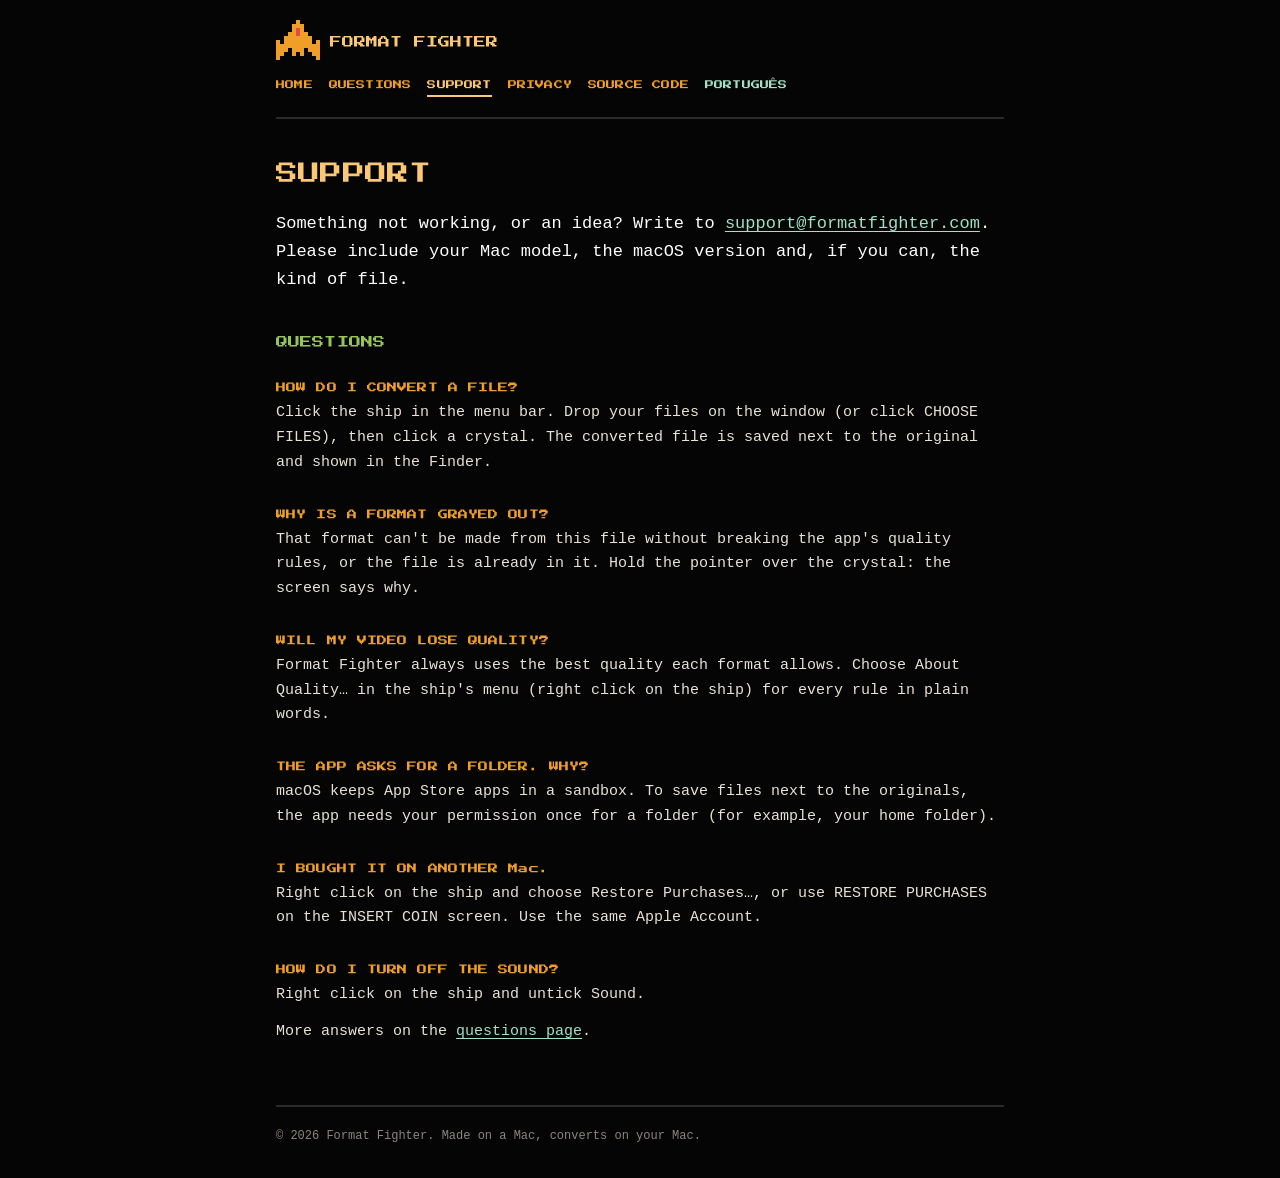
<file: support.html>
<!doctype html>
<html lang="en">
<head>
<meta charset="utf-8">
<meta name="viewport" content="width=device-width, initial-scale=1">
<title>Support — Format Fighter</title>
<link rel="stylesheet" href="style.css">
<link rel="alternate" hreflang="pt-PT" href="pt/support.html">
</head>
<body>
<header>
  <a class="brand" href="index.html"><svg class="ship" viewBox="0 0 11 10" width="44" height="40" shape-rendering="crispEdges" aria-hidden="true"><rect class="h" x="5" y="0" width="1" height="1"/><rect class="h" x="4" y="1" width="1" height="1"/><rect class="h" x="5" y="1" width="1" height="1"/><rect class="h" x="6" y="1" width="1" height="1"/><rect class="h" x="4" y="2" width="1" height="1"/><rect class="c" x="5" y="2" width="1" height="1"/><rect class="h" x="6" y="2" width="1" height="1"/><rect class="h" x="3" y="3" width="1" height="1"/><rect class="h" x="4" y="3" width="1" height="1"/><rect class="c" x="5" y="3" width="1" height="1"/><rect class="h" x="6" y="3" width="1" height="1"/><rect class="h" x="7" y="3" width="1" height="1"/><rect class="h" x="2" y="4" width="1" height="1"/><rect class="h" x="3" y="4" width="1" height="1"/><rect class="h" x="4" y="4" width="1" height="1"/><rect class="h" x="5" y="4" width="1" height="1"/><rect class="h" x="6" y="4" width="1" height="1"/><rect class="h" x="7" y="4" width="1" height="1"/><rect class="h" x="8" y="4" width="1" height="1"/><rect class="h" x="0" y="5" width="1" height="1"/><rect class="h" x="2" y="5" width="1" height="1"/><rect class="h" x="3" y="5" width="1" height="1"/><rect class="h" x="4" y="5" width="1" height="1"/><rect class="h" x="5" y="5" width="1" height="1"/><rect class="h" x="6" y="5" width="1" height="1"/><rect class="h" x="7" y="5" width="1" height="1"/><rect class="h" x="8" y="5" width="1" height="1"/><rect class="h" x="10" y="5" width="1" height="1"/><rect class="h" x="0" y="6" width="1" height="1"/><rect class="h" x="1" y="6" width="1" height="1"/><rect class="h" x="2" y="6" width="1" height="1"/><rect class="h" x="3" y="6" width="1" height="1"/><rect class="h" x="4" y="6" width="1" height="1"/><rect class="h" x="5" y="6" width="1" height="1"/><rect class="h" x="6" y="6" width="1" height="1"/><rect class="h" x="7" y="6" width="1" height="1"/><rect class="h" x="8" y="6" width="1" height="1"/><rect class="h" x="9" y="6" width="1" height="1"/><rect class="h" x="10" y="6" width="1" height="1"/><rect class="h" x="0" y="7" width="1" height="1"/><rect class="h" x="1" y="7" width="1" height="1"/><rect class="h" x="2" y="7" width="1" height="1"/><rect class="h" x="4" y="7" width="1" height="1"/><rect class="h" x="5" y="7" width="1" height="1"/><rect class="h" x="6" y="7" width="1" height="1"/><rect class="h" x="8" y="7" width="1" height="1"/><rect class="h" x="9" y="7" width="1" height="1"/><rect class="h" x="10" y="7" width="1" height="1"/><rect class="h" x="0" y="8" width="1" height="1"/><rect class="h" x="1" y="8" width="1" height="1"/><rect class="h" x="4" y="8" width="1" height="1"/><rect class="h" x="6" y="8" width="1" height="1"/><rect class="h" x="9" y="8" width="1" height="1"/><rect class="h" x="10" y="8" width="1" height="1"/><rect class="h" x="0" y="9" width="1" height="1"/><rect class="h" x="10" y="9" width="1" height="1"/></svg><span>FORMAT FIGHTER</span></a>
  <nav><a href="index.html">HOME</a><a href="faq.html">QUESTIONS</a><a href="support.html" aria-current="page">SUPPORT</a><a href="privacy.html">PRIVACY</a><a href="source.html">SOURCE CODE</a><a class="lang" href="pt/support.html" hreflang="pt-PT">PORTUGUÊS</a></nav>
</header>
<main>
<h1>SUPPORT</h1>
<p class="big">Something not working, or an idea? Write to <a href="mailto:support@formatfighter.com">support@formatfighter.com</a>. Please include your Mac model, the macOS version and, if you can, the kind of file.</p>
<h2>QUESTIONS</h2>
<h3>HOW DO I CONVERT A FILE?</h3>
<p>Click the ship in the menu bar. Drop your files on the window (or click CHOOSE FILES), then click a crystal. The converted file is saved next to the original and shown in the Finder.</p>
<h3>WHY IS A FORMAT GRAYED OUT?</h3>
<p>That format can't be made from this file without breaking the app's quality rules, or the file is already in it. Hold the pointer over the crystal: the screen says why.</p>
<h3>WILL MY VIDEO LOSE QUALITY?</h3>
<p>Format Fighter always uses the best quality each format allows. Choose About Quality… in the ship's menu (right click on the ship) for every rule in plain words.</p>
<h3>THE APP ASKS FOR A FOLDER. WHY?</h3>
<p>macOS keeps App Store apps in a sandbox. To save files next to the originals, the app needs your permission once for a folder (for example, your home folder).</p>
<h3>I BOUGHT IT ON ANOTHER Mac.</h3>
<p>Right click on the ship and choose Restore Purchases…, or use RESTORE PURCHASES on the INSERT COIN screen. Use the same Apple Account.</p>
<h3>HOW DO I TURN OFF THE SOUND?</h3>
<p>Right click on the ship and untick Sound.</p>
<p>More answers on the <a href="faq.html">questions page</a>.</p>
</main>
<footer>© 2026 Format Fighter. Made on a Mac, converts on your Mac.</footer>
</body>
</html>
</file>
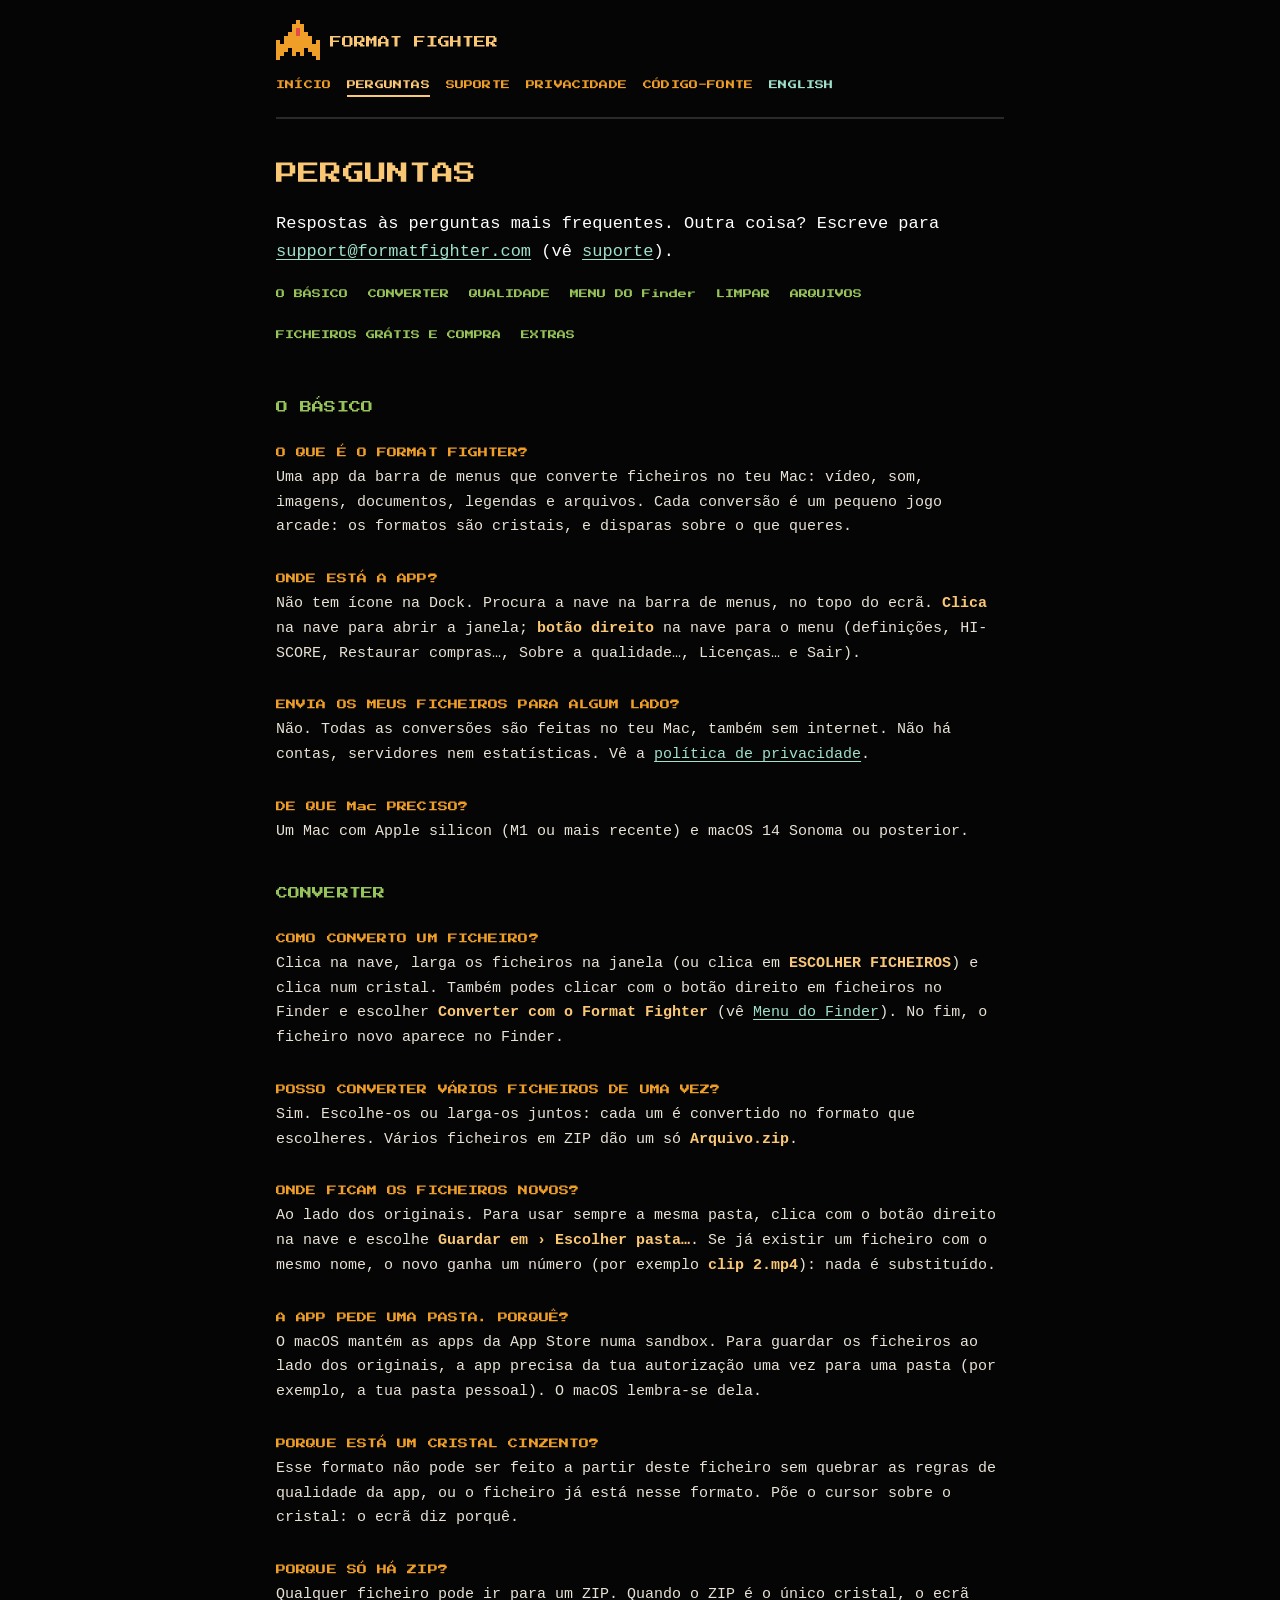
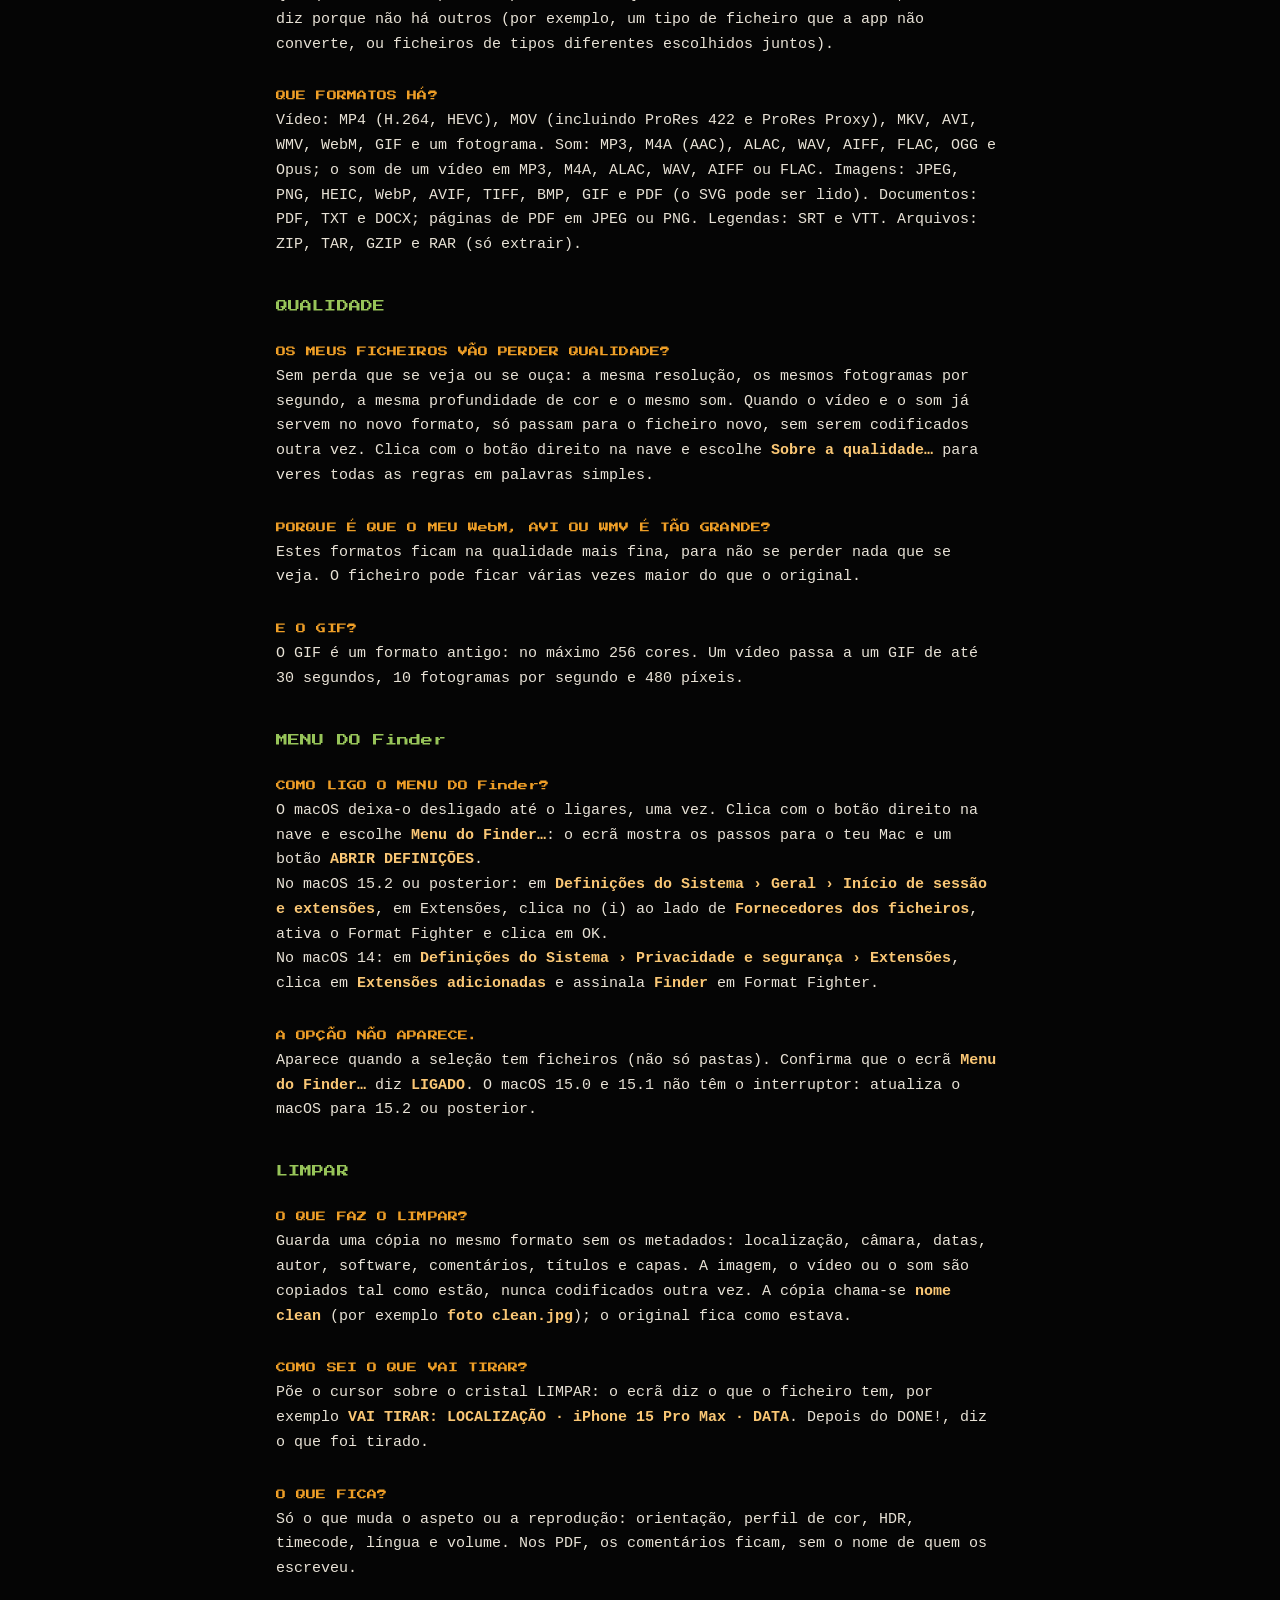
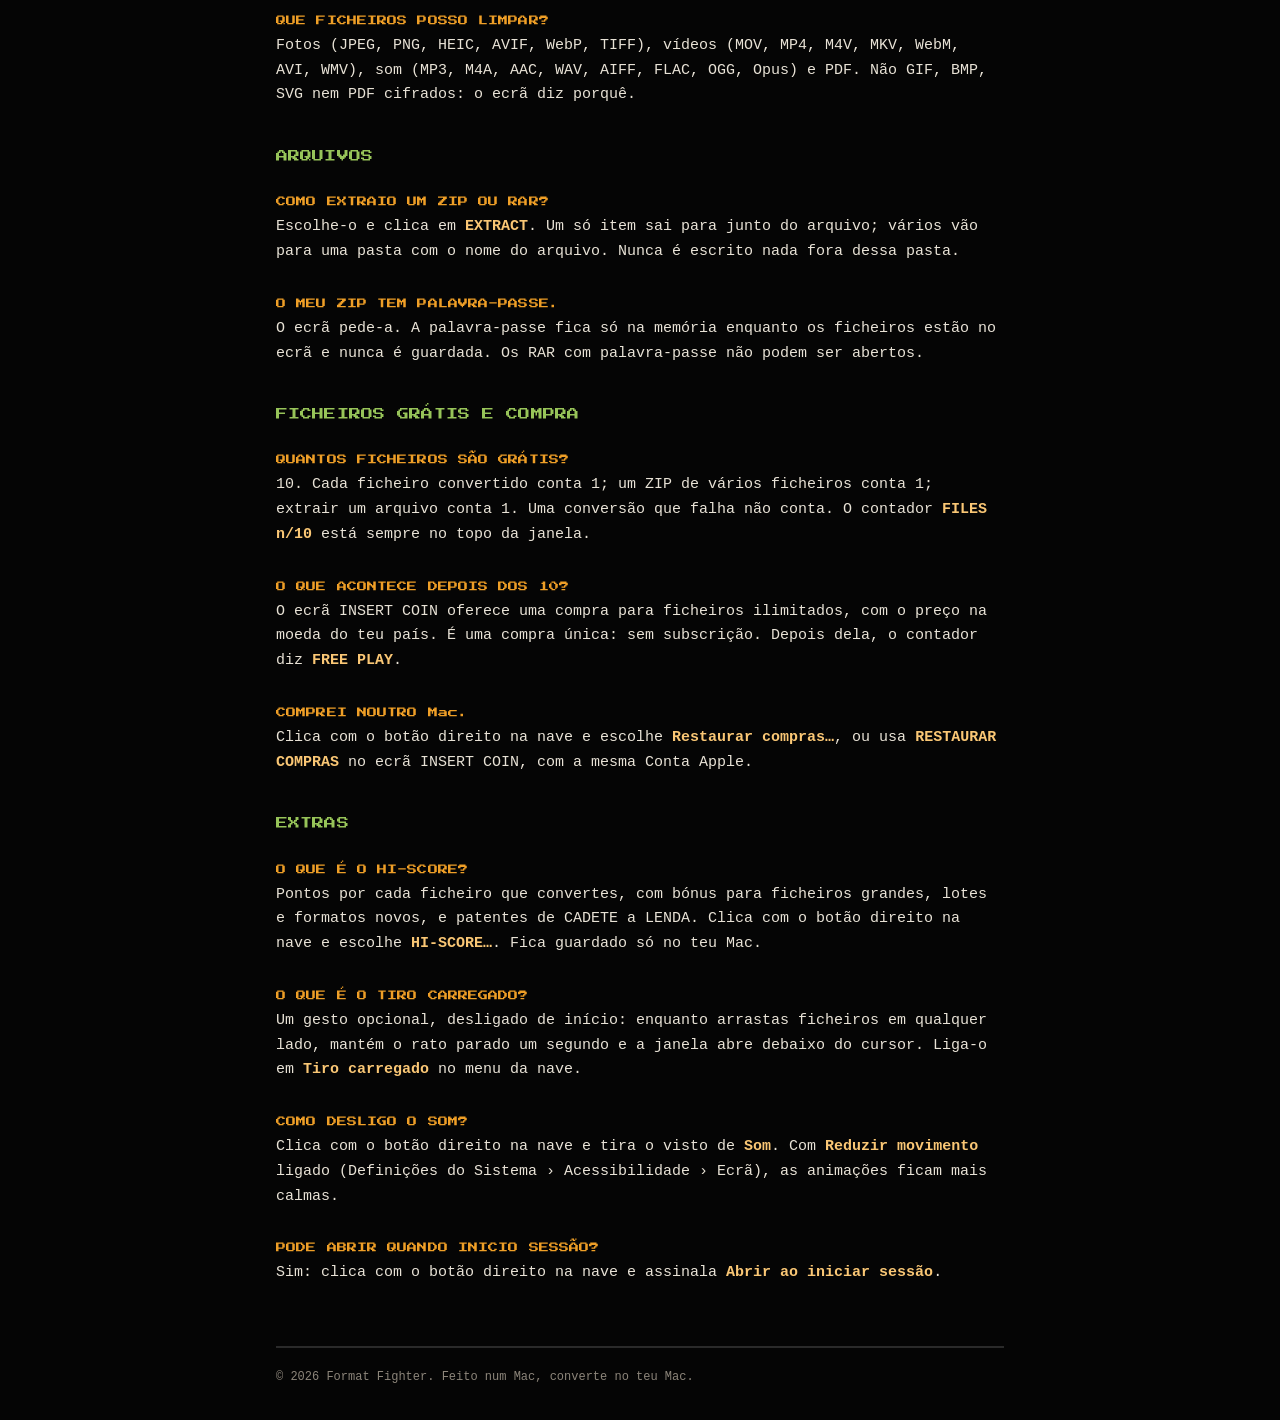
<file: pt/faq.html>
<!doctype html>
<html lang="pt-PT">
<head>
<meta charset="utf-8">
<meta name="viewport" content="width=device-width, initial-scale=1">
<title>Perguntas — Format Fighter</title>
<link rel="stylesheet" href="../style.css">
<link rel="alternate" hreflang="en" href="../faq.html">
</head>
<body>
<header>
  <a class="brand" href="index.html"><svg class="ship" viewBox="0 0 11 10" width="44" height="40" shape-rendering="crispEdges" aria-hidden="true"><rect class="h" x="5" y="0" width="1" height="1"/><rect class="h" x="4" y="1" width="1" height="1"/><rect class="h" x="5" y="1" width="1" height="1"/><rect class="h" x="6" y="1" width="1" height="1"/><rect class="h" x="4" y="2" width="1" height="1"/><rect class="c" x="5" y="2" width="1" height="1"/><rect class="h" x="6" y="2" width="1" height="1"/><rect class="h" x="3" y="3" width="1" height="1"/><rect class="h" x="4" y="3" width="1" height="1"/><rect class="c" x="5" y="3" width="1" height="1"/><rect class="h" x="6" y="3" width="1" height="1"/><rect class="h" x="7" y="3" width="1" height="1"/><rect class="h" x="2" y="4" width="1" height="1"/><rect class="h" x="3" y="4" width="1" height="1"/><rect class="h" x="4" y="4" width="1" height="1"/><rect class="h" x="5" y="4" width="1" height="1"/><rect class="h" x="6" y="4" width="1" height="1"/><rect class="h" x="7" y="4" width="1" height="1"/><rect class="h" x="8" y="4" width="1" height="1"/><rect class="h" x="0" y="5" width="1" height="1"/><rect class="h" x="2" y="5" width="1" height="1"/><rect class="h" x="3" y="5" width="1" height="1"/><rect class="h" x="4" y="5" width="1" height="1"/><rect class="h" x="5" y="5" width="1" height="1"/><rect class="h" x="6" y="5" width="1" height="1"/><rect class="h" x="7" y="5" width="1" height="1"/><rect class="h" x="8" y="5" width="1" height="1"/><rect class="h" x="10" y="5" width="1" height="1"/><rect class="h" x="0" y="6" width="1" height="1"/><rect class="h" x="1" y="6" width="1" height="1"/><rect class="h" x="2" y="6" width="1" height="1"/><rect class="h" x="3" y="6" width="1" height="1"/><rect class="h" x="4" y="6" width="1" height="1"/><rect class="h" x="5" y="6" width="1" height="1"/><rect class="h" x="6" y="6" width="1" height="1"/><rect class="h" x="7" y="6" width="1" height="1"/><rect class="h" x="8" y="6" width="1" height="1"/><rect class="h" x="9" y="6" width="1" height="1"/><rect class="h" x="10" y="6" width="1" height="1"/><rect class="h" x="0" y="7" width="1" height="1"/><rect class="h" x="1" y="7" width="1" height="1"/><rect class="h" x="2" y="7" width="1" height="1"/><rect class="h" x="4" y="7" width="1" height="1"/><rect class="h" x="5" y="7" width="1" height="1"/><rect class="h" x="6" y="7" width="1" height="1"/><rect class="h" x="8" y="7" width="1" height="1"/><rect class="h" x="9" y="7" width="1" height="1"/><rect class="h" x="10" y="7" width="1" height="1"/><rect class="h" x="0" y="8" width="1" height="1"/><rect class="h" x="1" y="8" width="1" height="1"/><rect class="h" x="4" y="8" width="1" height="1"/><rect class="h" x="6" y="8" width="1" height="1"/><rect class="h" x="9" y="8" width="1" height="1"/><rect class="h" x="10" y="8" width="1" height="1"/><rect class="h" x="0" y="9" width="1" height="1"/><rect class="h" x="10" y="9" width="1" height="1"/></svg><span>FORMAT FIGHTER</span></a>
  <nav><a href="index.html">INÍCIO</a><a href="faq.html" aria-current="page">PERGUNTAS</a><a href="support.html">SUPORTE</a><a href="privacy.html">PRIVACIDADE</a><a href="source.html">CÓDIGO-FONTE</a><a class="lang" href="../faq.html" hreflang="en">ENGLISH</a></nav>
</header>
<main>
<h1>PERGUNTAS</h1>
<p class="big">Respostas às perguntas mais frequentes. Outra coisa? Escreve para <a href="mailto:support@formatfighter.com">support@formatfighter.com</a> (vê <a href="support.html">suporte</a>).</p>
<ul class="contents">
<li><a href="#basico">O BÁSICO</a></li>
<li><a href="#converter">CONVERTER</a></li>
<li><a href="#qualidade">QUALIDADE</a></li>
<li><a href="#finder">MENU DO Finder</a></li>
<li><a href="#limpar">LIMPAR</a></li>
<li><a href="#arquivos">ARQUIVOS</a></li>
<li><a href="#compra">FICHEIROS GRÁTIS E COMPRA</a></li>
<li><a href="#extras">EXTRAS</a></li>
</ul>
<h2 id="basico">O BÁSICO</h2>
<h3>O QUE É O FORMAT FIGHTER?</h3>
<p>Uma app da barra de menus que converte ficheiros no teu Mac: vídeo, som, imagens, documentos, legendas e arquivos. Cada conversão é um pequeno jogo arcade: os formatos são cristais, e disparas sobre o que queres.</p>
<h3>ONDE ESTÁ A APP?</h3>
<p>Não tem ícone na Dock. Procura a nave na barra de menus, no topo do ecrã. <b>Clica</b> na nave para abrir a janela; <b>botão direito</b> na nave para o menu (definições, HI-SCORE, Restaurar compras…, Sobre a qualidade…, Licenças… e Sair).</p>
<h3>ENVIA OS MEUS FICHEIROS PARA ALGUM LADO?</h3>
<p>Não. Todas as conversões são feitas no teu Mac, também sem internet. Não há contas, servidores nem estatísticas. Vê a <a href="privacy.html">política de privacidade</a>.</p>
<h3>DE QUE Mac PRECISO?</h3>
<p>Um Mac com Apple silicon (M1 ou mais recente) e macOS 14 Sonoma ou posterior.</p>
<h2 id="converter">CONVERTER</h2>
<h3>COMO CONVERTO UM FICHEIRO?</h3>
<p>Clica na nave, larga os ficheiros na janela (ou clica em <b>ESCOLHER FICHEIROS</b>) e clica num cristal. Também podes clicar com o botão direito em ficheiros no Finder e escolher <b>Converter com o Format Fighter</b> (vê <a href="#finder">Menu do Finder</a>). No fim, o ficheiro novo aparece no Finder.</p>
<h3>POSSO CONVERTER VÁRIOS FICHEIROS DE UMA VEZ?</h3>
<p>Sim. Escolhe-os ou larga-os juntos: cada um é convertido no formato que escolheres. Vários ficheiros em ZIP dão um só <b>Arquivo.zip</b>.</p>
<h3>ONDE FICAM OS FICHEIROS NOVOS?</h3>
<p>Ao lado dos originais. Para usar sempre a mesma pasta, clica com o botão direito na nave e escolhe <b>Guardar em › Escolher pasta…</b>. Se já existir um ficheiro com o mesmo nome, o novo ganha um número (por exemplo <b>clip 2.mp4</b>): nada é substituído.</p>
<h3>A APP PEDE UMA PASTA. PORQUÊ?</h3>
<p>O macOS mantém as apps da App Store numa sandbox. Para guardar os ficheiros ao lado dos originais, a app precisa da tua autorização uma vez para uma pasta (por exemplo, a tua pasta pessoal). O macOS lembra-se dela.</p>
<h3>PORQUE ESTÁ UM CRISTAL CINZENTO?</h3>
<p>Esse formato não pode ser feito a partir deste ficheiro sem quebrar as regras de qualidade da app, ou o ficheiro já está nesse formato. Põe o cursor sobre o cristal: o ecrã diz porquê.</p>
<h3>PORQUE SÓ HÁ ZIP?</h3>
<p>Qualquer ficheiro pode ir para um ZIP. Quando o ZIP é o único cristal, o ecrã diz porque não há outros (por exemplo, um tipo de ficheiro que a app não converte, ou ficheiros de tipos diferentes escolhidos juntos).</p>
<h3>QUE FORMATOS HÁ?</h3>
<p>Vídeo: MP4 (H.264, HEVC), MOV (incluindo ProRes 422 e ProRes Proxy), MKV, AVI, WMV, WebM, GIF e um fotograma. Som: MP3, M4A (AAC), ALAC, WAV, AIFF, FLAC, OGG e Opus; o som de um vídeo em MP3, M4A, ALAC, WAV, AIFF ou FLAC. Imagens: JPEG, PNG, HEIC, WebP, AVIF, TIFF, BMP, GIF e PDF (o SVG pode ser lido). Documentos: PDF, TXT e DOCX; páginas de PDF em JPEG ou PNG. Legendas: SRT e VTT. Arquivos: ZIP, TAR, GZIP e RAR (só extrair).</p>
<h2 id="qualidade">QUALIDADE</h2>
<h3>OS MEUS FICHEIROS VÃO PERDER QUALIDADE?</h3>
<p>Sem perda que se veja ou se ouça: a mesma resolução, os mesmos fotogramas por segundo, a mesma profundidade de cor e o mesmo som. Quando o vídeo e o som já servem no novo formato, só passam para o ficheiro novo, sem serem codificados outra vez. Clica com o botão direito na nave e escolhe <b>Sobre a qualidade…</b> para veres todas as regras em palavras simples.</p>
<h3>PORQUE É QUE O MEU WebM, AVI OU WMV É TÃO GRANDE?</h3>
<p>Estes formatos ficam na qualidade mais fina, para não se perder nada que se veja. O ficheiro pode ficar várias vezes maior do que o original.</p>
<h3>E O GIF?</h3>
<p>O GIF é um formato antigo: no máximo 256 cores. Um vídeo passa a um GIF de até 30 segundos, 10 fotogramas por segundo e 480 píxeis.</p>
<h2 id="finder">MENU DO Finder</h2>
<h3>COMO LIGO O MENU DO Finder?</h3>
<p>O macOS deixa-o desligado até o ligares, uma vez. Clica com o botão direito na nave e escolhe <b>Menu do Finder…</b>: o ecrã mostra os passos para o teu Mac e um botão <b>ABRIR DEFINIÇÕES</b>.<br>No macOS 15.2 ou posterior: em <b>Definições do Sistema › Geral › Início de sessão e extensões</b>, em Extensões, clica no (i) ao lado de <b>Fornecedores dos ficheiros</b>, ativa o Format Fighter e clica em OK.<br>No macOS 14: em <b>Definições do Sistema › Privacidade e segurança › Extensões</b>, clica em <b>Extensões adicionadas</b> e assinala <b>Finder</b> em Format Fighter.</p>
<h3>A OPÇÃO NÃO APARECE.</h3>
<p>Aparece quando a seleção tem ficheiros (não só pastas). Confirma que o ecrã <b>Menu do Finder…</b> diz <b>LIGADO</b>. O macOS 15.0 e 15.1 não têm o interruptor: atualiza o macOS para 15.2 ou posterior.</p>
<h2 id="limpar">LIMPAR</h2>
<h3>O QUE FAZ O LIMPAR?</h3>
<p>Guarda uma cópia no mesmo formato sem os metadados: localização, câmara, datas, autor, software, comentários, títulos e capas. A imagem, o vídeo ou o som são copiados tal como estão, nunca codificados outra vez. A cópia chama-se <b>nome clean</b> (por exemplo <b>foto clean.jpg</b>); o original fica como estava.</p>
<h3>COMO SEI O QUE VAI TIRAR?</h3>
<p>Põe o cursor sobre o cristal LIMPAR: o ecrã diz o que o ficheiro tem, por exemplo <b>VAI TIRAR: LOCALIZAÇÃO · iPhone 15 Pro Max · DATA</b>. Depois do DONE!, diz o que foi tirado.</p>
<h3>O QUE FICA?</h3>
<p>Só o que muda o aspeto ou a reprodução: orientação, perfil de cor, HDR, timecode, língua e volume. Nos PDF, os comentários ficam, sem o nome de quem os escreveu.</p>
<h3>QUE FICHEIROS POSSO LIMPAR?</h3>
<p>Fotos (JPEG, PNG, HEIC, AVIF, WebP, TIFF), vídeos (MOV, MP4, M4V, MKV, WebM, AVI, WMV), som (MP3, M4A, AAC, WAV, AIFF, FLAC, OGG, Opus) e PDF. Não GIF, BMP, SVG nem PDF cifrados: o ecrã diz porquê.</p>
<h2 id="arquivos">ARQUIVOS</h2>
<h3>COMO EXTRAIO UM ZIP OU RAR?</h3>
<p>Escolhe-o e clica em <b>EXTRACT</b>. Um só item sai para junto do arquivo; vários vão para uma pasta com o nome do arquivo. Nunca é escrito nada fora dessa pasta.</p>
<h3>O MEU ZIP TEM PALAVRA-PASSE.</h3>
<p>O ecrã pede-a. A palavra-passe fica só na memória enquanto os ficheiros estão no ecrã e nunca é guardada. Os RAR com palavra-passe não podem ser abertos.</p>
<h2 id="compra">FICHEIROS GRÁTIS E COMPRA</h2>
<h3>QUANTOS FICHEIROS SÃO GRÁTIS?</h3>
<p>10. Cada ficheiro convertido conta 1; um ZIP de vários ficheiros conta 1; extrair um arquivo conta 1. Uma conversão que falha não conta. O contador <b>FILES n/10</b> está sempre no topo da janela.</p>
<h3>O QUE ACONTECE DEPOIS DOS 10?</h3>
<p>O ecrã INSERT COIN oferece uma compra para ficheiros ilimitados, com o preço na moeda do teu país. É uma compra única: sem subscrição. Depois dela, o contador diz <b>FREE PLAY</b>.</p>
<h3>COMPREI NOUTRO Mac.</h3>
<p>Clica com o botão direito na nave e escolhe <b>Restaurar compras…</b>, ou usa <b>RESTAURAR COMPRAS</b> no ecrã INSERT COIN, com a mesma Conta Apple.</p>
<h2 id="extras">EXTRAS</h2>
<h3>O QUE É O HI-SCORE?</h3>
<p>Pontos por cada ficheiro que convertes, com bónus para ficheiros grandes, lotes e formatos novos, e patentes de CADETE a LENDA. Clica com o botão direito na nave e escolhe <b>HI-SCORE…</b>. Fica guardado só no teu Mac.</p>
<h3>O QUE É O TIRO CARREGADO?</h3>
<p>Um gesto opcional, desligado de início: enquanto arrastas ficheiros em qualquer lado, mantém o rato parado um segundo e a janela abre debaixo do cursor. Liga-o em <b>Tiro carregado</b> no menu da nave.</p>
<h3>COMO DESLIGO O SOM?</h3>
<p>Clica com o botão direito na nave e tira o visto de <b>Som</b>. Com <b>Reduzir movimento</b> ligado (Definições do Sistema › Acessibilidade › Ecrã), as animações ficam mais calmas.</p>
<h3>PODE ABRIR QUANDO INICIO SESSÃO?</h3>
<p>Sim: clica com o botão direito na nave e assinala <b>Abrir ao iniciar sessão</b>.</p>
</main>
<footer>© 2026 Format Fighter. Feito num Mac, converte no teu Mac.</footer>
</body>
</html>
</file>
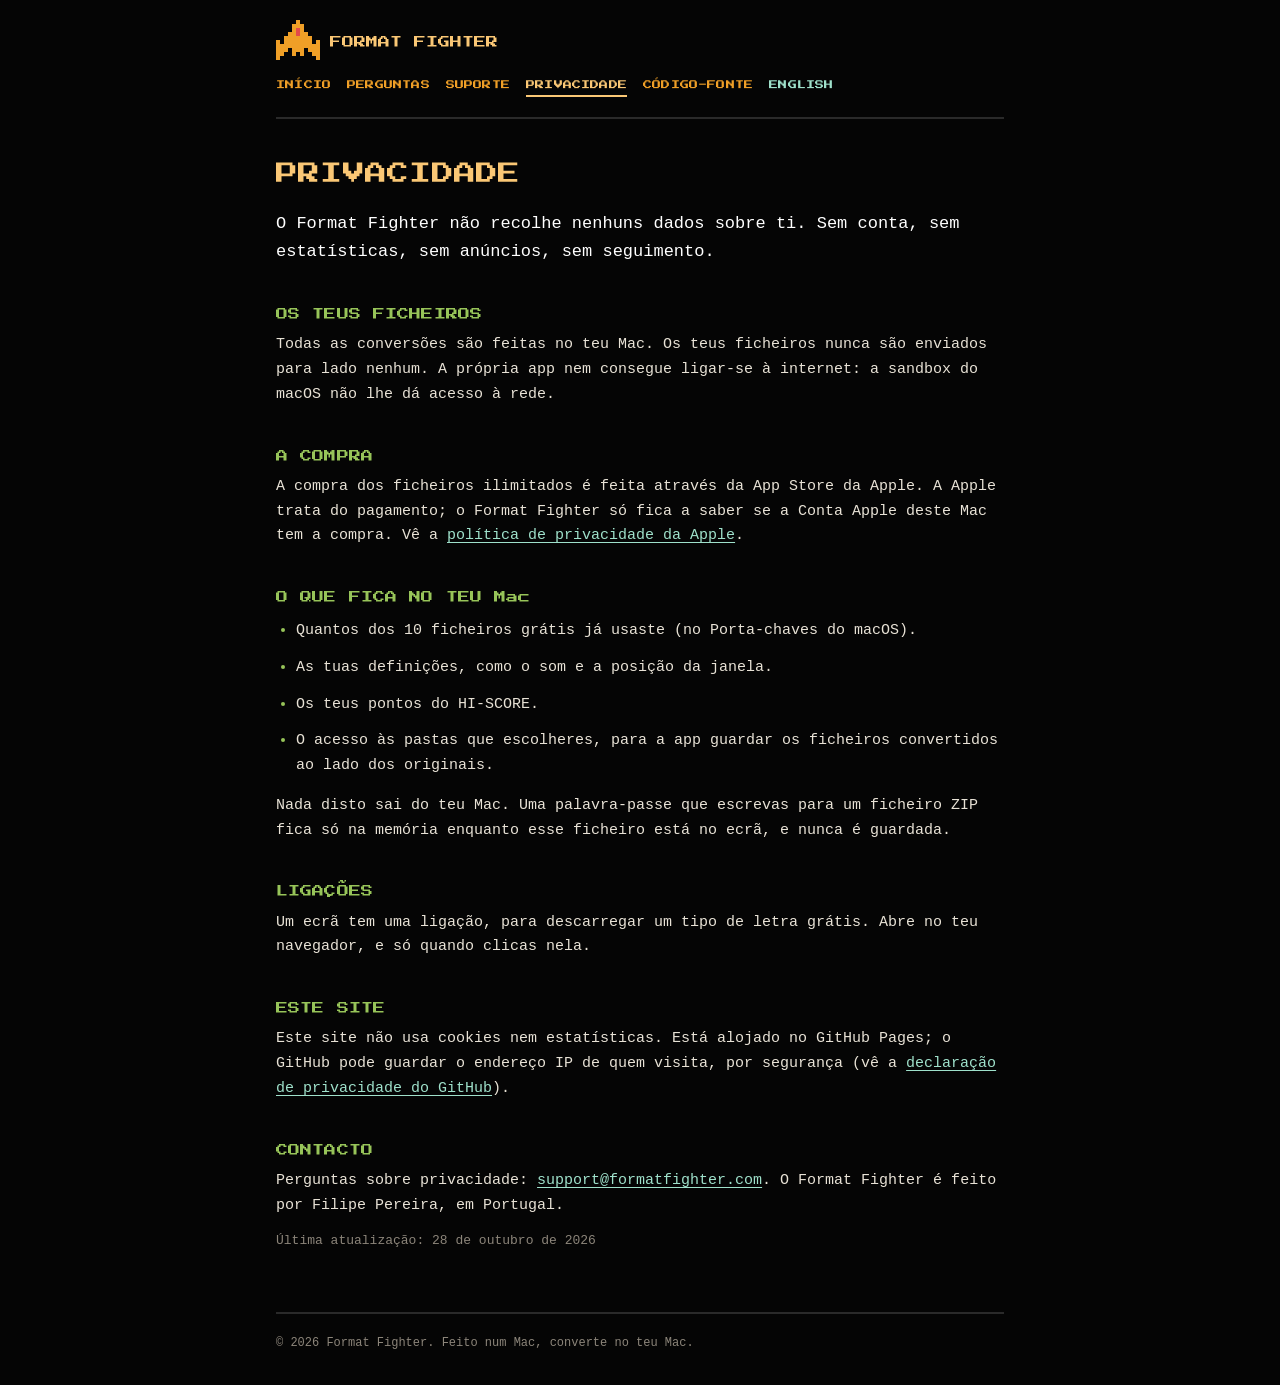
<file: pt/privacy.html>
<!doctype html>
<html lang="pt-PT">
<head>
<meta charset="utf-8">
<meta name="viewport" content="width=device-width, initial-scale=1">
<title>Privacidade — Format Fighter</title>
<link rel="stylesheet" href="../style.css">
<link rel="alternate" hreflang="en" href="../privacy.html">
</head>
<body>
<header>
  <a class="brand" href="index.html"><svg class="ship" viewBox="0 0 11 10" width="44" height="40" shape-rendering="crispEdges" aria-hidden="true"><rect class="h" x="5" y="0" width="1" height="1"/><rect class="h" x="4" y="1" width="1" height="1"/><rect class="h" x="5" y="1" width="1" height="1"/><rect class="h" x="6" y="1" width="1" height="1"/><rect class="h" x="4" y="2" width="1" height="1"/><rect class="c" x="5" y="2" width="1" height="1"/><rect class="h" x="6" y="2" width="1" height="1"/><rect class="h" x="3" y="3" width="1" height="1"/><rect class="h" x="4" y="3" width="1" height="1"/><rect class="c" x="5" y="3" width="1" height="1"/><rect class="h" x="6" y="3" width="1" height="1"/><rect class="h" x="7" y="3" width="1" height="1"/><rect class="h" x="2" y="4" width="1" height="1"/><rect class="h" x="3" y="4" width="1" height="1"/><rect class="h" x="4" y="4" width="1" height="1"/><rect class="h" x="5" y="4" width="1" height="1"/><rect class="h" x="6" y="4" width="1" height="1"/><rect class="h" x="7" y="4" width="1" height="1"/><rect class="h" x="8" y="4" width="1" height="1"/><rect class="h" x="0" y="5" width="1" height="1"/><rect class="h" x="2" y="5" width="1" height="1"/><rect class="h" x="3" y="5" width="1" height="1"/><rect class="h" x="4" y="5" width="1" height="1"/><rect class="h" x="5" y="5" width="1" height="1"/><rect class="h" x="6" y="5" width="1" height="1"/><rect class="h" x="7" y="5" width="1" height="1"/><rect class="h" x="8" y="5" width="1" height="1"/><rect class="h" x="10" y="5" width="1" height="1"/><rect class="h" x="0" y="6" width="1" height="1"/><rect class="h" x="1" y="6" width="1" height="1"/><rect class="h" x="2" y="6" width="1" height="1"/><rect class="h" x="3" y="6" width="1" height="1"/><rect class="h" x="4" y="6" width="1" height="1"/><rect class="h" x="5" y="6" width="1" height="1"/><rect class="h" x="6" y="6" width="1" height="1"/><rect class="h" x="7" y="6" width="1" height="1"/><rect class="h" x="8" y="6" width="1" height="1"/><rect class="h" x="9" y="6" width="1" height="1"/><rect class="h" x="10" y="6" width="1" height="1"/><rect class="h" x="0" y="7" width="1" height="1"/><rect class="h" x="1" y="7" width="1" height="1"/><rect class="h" x="2" y="7" width="1" height="1"/><rect class="h" x="4" y="7" width="1" height="1"/><rect class="h" x="5" y="7" width="1" height="1"/><rect class="h" x="6" y="7" width="1" height="1"/><rect class="h" x="8" y="7" width="1" height="1"/><rect class="h" x="9" y="7" width="1" height="1"/><rect class="h" x="10" y="7" width="1" height="1"/><rect class="h" x="0" y="8" width="1" height="1"/><rect class="h" x="1" y="8" width="1" height="1"/><rect class="h" x="4" y="8" width="1" height="1"/><rect class="h" x="6" y="8" width="1" height="1"/><rect class="h" x="9" y="8" width="1" height="1"/><rect class="h" x="10" y="8" width="1" height="1"/><rect class="h" x="0" y="9" width="1" height="1"/><rect class="h" x="10" y="9" width="1" height="1"/></svg><span>FORMAT FIGHTER</span></a>
  <nav><a href="index.html">INÍCIO</a><a href="faq.html">PERGUNTAS</a><a href="support.html">SUPORTE</a><a href="privacy.html" aria-current="page">PRIVACIDADE</a><a href="source.html">CÓDIGO-FONTE</a><a class="lang" href="../privacy.html" hreflang="en">ENGLISH</a></nav>
</header>
<main>
<h1>PRIVACIDADE</h1>
<p class="big">O Format Fighter não recolhe nenhuns dados sobre ti. Sem conta, sem estatísticas, sem anúncios, sem seguimento.</p>
<h2>OS TEUS FICHEIROS</h2>
<p>Todas as conversões são feitas no teu Mac. Os teus ficheiros nunca são enviados para lado nenhum. A própria app nem consegue ligar-se à internet: a sandbox do macOS não lhe dá acesso à rede.</p>
<h2>A COMPRA</h2>
<p>A compra dos ficheiros ilimitados é feita através da App Store da Apple. A Apple trata do pagamento; o Format Fighter só fica a saber se a Conta Apple deste Mac tem a compra. Vê a <a href="https://www.apple.com/pt/legal/privacy/">política de privacidade da Apple</a>.</p>
<h2>O QUE FICA NO TEU Mac</h2>
<ul>
<li>Quantos dos 10 ficheiros grátis já usaste (no Porta-chaves do macOS).</li>
<li>As tuas definições, como o som e a posição da janela.</li>
<li>Os teus pontos do HI-SCORE.</li>
<li>O acesso às pastas que escolheres, para a app guardar os ficheiros convertidos ao lado dos originais.</li>
</ul>
<p>Nada disto sai do teu Mac. Uma palavra-passe que escrevas para um ficheiro ZIP fica só na memória enquanto esse ficheiro está no ecrã, e nunca é guardada.</p>
<h2>LIGAÇÕES</h2>
<p>Um ecrã tem uma ligação, para descarregar um tipo de letra grátis. Abre no teu navegador, e só quando clicas nela.</p>
<h2>ESTE SITE</h2>
<p>Este site não usa cookies nem estatísticas. Está alojado no GitHub Pages; o GitHub pode guardar o endereço IP de quem visita, por segurança (vê a <a href="https://docs.github.com/site-policy/privacy-policies/github-general-privacy-statement">declaração de privacidade do GitHub</a>).</p>
<h2>CONTACTO</h2>
<p>Perguntas sobre privacidade: <a href="mailto:support@formatfighter.com">support@formatfighter.com</a>. O Format Fighter é feito por Filipe Pereira, em Portugal.</p>
<p class="note">Última atualização: 28 de outubro de 2026</p>
</main>
<footer>© 2026 Format Fighter. Feito num Mac, converte no teu Mac.</footer>
</body>
</html>
</file>
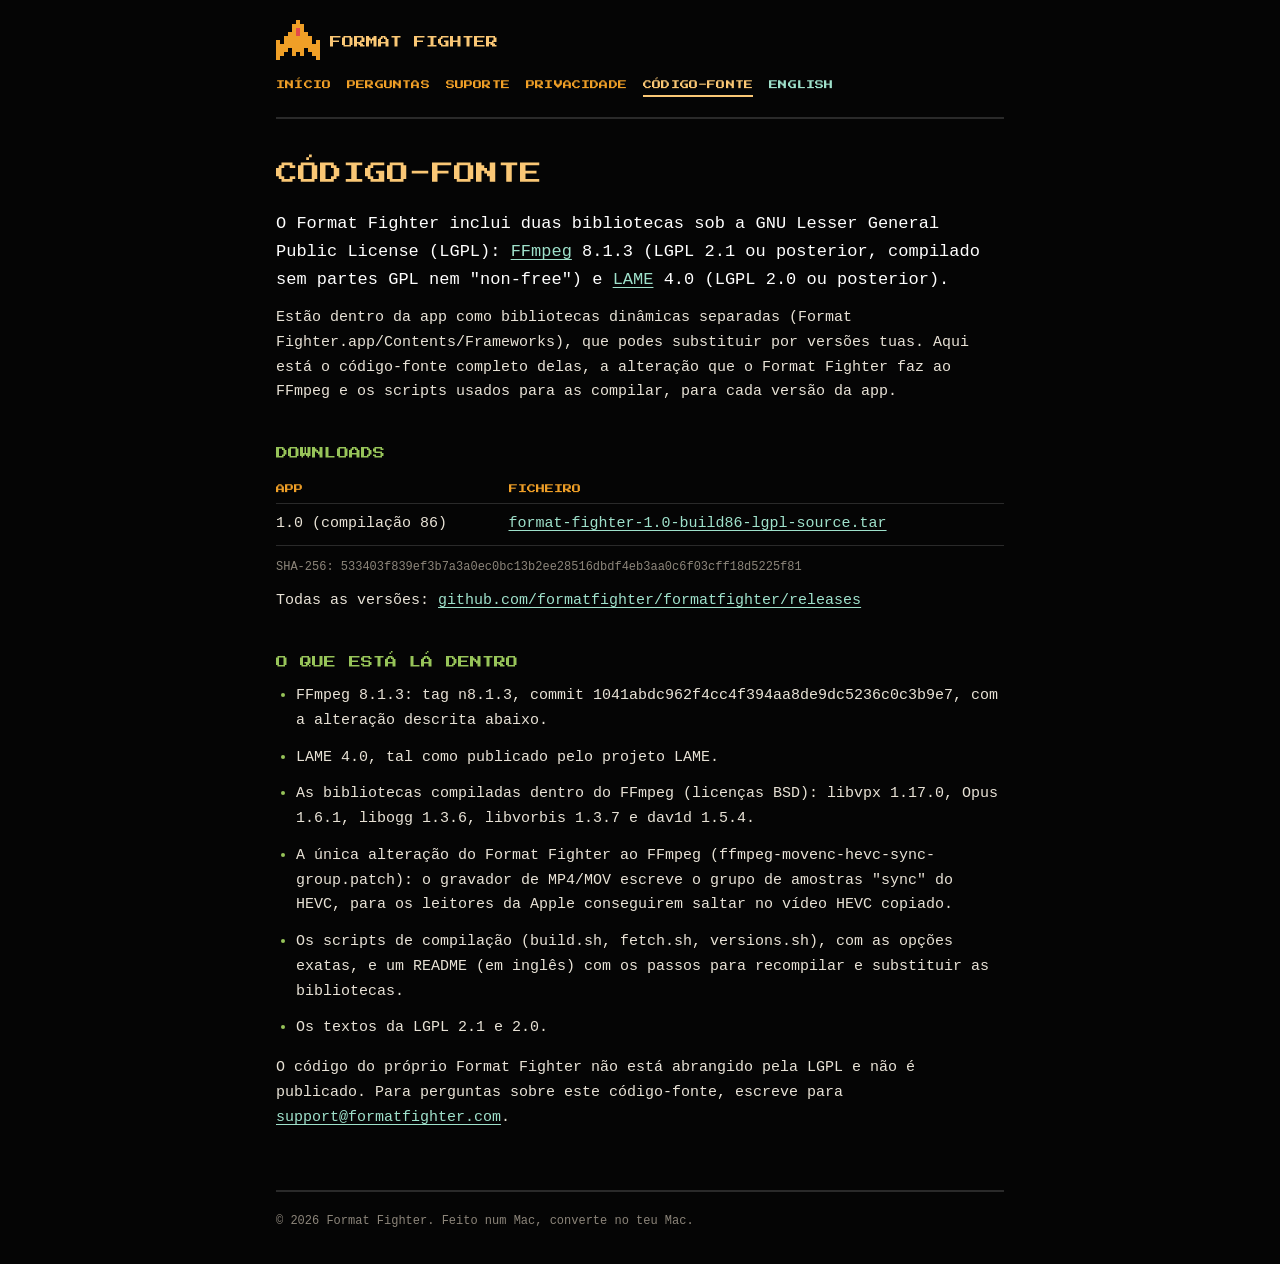
<file: pt/source.html>
<!doctype html>
<html lang="pt-PT">
<head>
<meta charset="utf-8">
<meta name="viewport" content="width=device-width, initial-scale=1">
<title>Código-fonte — Format Fighter</title>
<link rel="stylesheet" href="../style.css">
<link rel="alternate" hreflang="en" href="../source.html">
</head>
<body>
<header>
  <a class="brand" href="index.html"><svg class="ship" viewBox="0 0 11 10" width="44" height="40" shape-rendering="crispEdges" aria-hidden="true"><rect class="h" x="5" y="0" width="1" height="1"/><rect class="h" x="4" y="1" width="1" height="1"/><rect class="h" x="5" y="1" width="1" height="1"/><rect class="h" x="6" y="1" width="1" height="1"/><rect class="h" x="4" y="2" width="1" height="1"/><rect class="c" x="5" y="2" width="1" height="1"/><rect class="h" x="6" y="2" width="1" height="1"/><rect class="h" x="3" y="3" width="1" height="1"/><rect class="h" x="4" y="3" width="1" height="1"/><rect class="c" x="5" y="3" width="1" height="1"/><rect class="h" x="6" y="3" width="1" height="1"/><rect class="h" x="7" y="3" width="1" height="1"/><rect class="h" x="2" y="4" width="1" height="1"/><rect class="h" x="3" y="4" width="1" height="1"/><rect class="h" x="4" y="4" width="1" height="1"/><rect class="h" x="5" y="4" width="1" height="1"/><rect class="h" x="6" y="4" width="1" height="1"/><rect class="h" x="7" y="4" width="1" height="1"/><rect class="h" x="8" y="4" width="1" height="1"/><rect class="h" x="0" y="5" width="1" height="1"/><rect class="h" x="2" y="5" width="1" height="1"/><rect class="h" x="3" y="5" width="1" height="1"/><rect class="h" x="4" y="5" width="1" height="1"/><rect class="h" x="5" y="5" width="1" height="1"/><rect class="h" x="6" y="5" width="1" height="1"/><rect class="h" x="7" y="5" width="1" height="1"/><rect class="h" x="8" y="5" width="1" height="1"/><rect class="h" x="10" y="5" width="1" height="1"/><rect class="h" x="0" y="6" width="1" height="1"/><rect class="h" x="1" y="6" width="1" height="1"/><rect class="h" x="2" y="6" width="1" height="1"/><rect class="h" x="3" y="6" width="1" height="1"/><rect class="h" x="4" y="6" width="1" height="1"/><rect class="h" x="5" y="6" width="1" height="1"/><rect class="h" x="6" y="6" width="1" height="1"/><rect class="h" x="7" y="6" width="1" height="1"/><rect class="h" x="8" y="6" width="1" height="1"/><rect class="h" x="9" y="6" width="1" height="1"/><rect class="h" x="10" y="6" width="1" height="1"/><rect class="h" x="0" y="7" width="1" height="1"/><rect class="h" x="1" y="7" width="1" height="1"/><rect class="h" x="2" y="7" width="1" height="1"/><rect class="h" x="4" y="7" width="1" height="1"/><rect class="h" x="5" y="7" width="1" height="1"/><rect class="h" x="6" y="7" width="1" height="1"/><rect class="h" x="8" y="7" width="1" height="1"/><rect class="h" x="9" y="7" width="1" height="1"/><rect class="h" x="10" y="7" width="1" height="1"/><rect class="h" x="0" y="8" width="1" height="1"/><rect class="h" x="1" y="8" width="1" height="1"/><rect class="h" x="4" y="8" width="1" height="1"/><rect class="h" x="6" y="8" width="1" height="1"/><rect class="h" x="9" y="8" width="1" height="1"/><rect class="h" x="10" y="8" width="1" height="1"/><rect class="h" x="0" y="9" width="1" height="1"/><rect class="h" x="10" y="9" width="1" height="1"/></svg><span>FORMAT FIGHTER</span></a>
  <nav><a href="index.html">INÍCIO</a><a href="faq.html">PERGUNTAS</a><a href="support.html">SUPORTE</a><a href="privacy.html">PRIVACIDADE</a><a href="source.html" aria-current="page">CÓDIGO-FONTE</a><a class="lang" href="../source.html" hreflang="en">ENGLISH</a></nav>
</header>
<main>
<h1>CÓDIGO-FONTE</h1>
<p class="big">O Format Fighter inclui duas bibliotecas sob a GNU Lesser General Public License (LGPL): <a href="https://ffmpeg.org">FFmpeg</a> 8.1.3 (LGPL 2.1 ou posterior, compilado sem partes GPL nem "non-free") e <a href="https://lame.sourceforge.io">LAME</a> 4.0 (LGPL 2.0 ou posterior).</p>
<p>Estão dentro da app como bibliotecas dinâmicas separadas (Format Fighter.app/Contents/Frameworks), que podes substituir por versões tuas. Aqui está o código-fonte completo delas, a alteração que o Format Fighter faz ao FFmpeg e os scripts usados para as compilar, para cada versão da app.</p>
<h2>DOWNLOADS</h2>
<table>
<tr><th>APP</th><th>FICHEIRO</th></tr>
<tr><td>1.0 (compilação 86)</td><td><a href="https://github.com/formatfighter/formatfighter/releases/download/v1.0-build86/format-fighter-1.0-build86-lgpl-source.tar">format-fighter-1.0-build86-lgpl-source.tar</a></td></tr>
</table>
<p class="hash">SHA-256: 533403f839ef3b7a3a0ec0bc13b2ee28516dbdf4eb3aa0c6f03cff18d5225f81</p>
<p>Todas as versões: <a href="https://github.com/formatfighter/formatfighter/releases">github.com/formatfighter/formatfighter/releases</a></p>
<h2>O QUE ESTÁ LÁ DENTRO</h2>
<ul>
<li>FFmpeg 8.1.3: tag n8.1.3, commit 1041abdc962f4cc4f394aa8de9dc5236c0c3b9e7, com a alteração descrita abaixo.</li>
<li>LAME 4.0, tal como publicado pelo projeto LAME.</li>
<li>As bibliotecas compiladas dentro do FFmpeg (licenças BSD): libvpx 1.17.0, Opus 1.6.1, libogg 1.3.6, libvorbis 1.3.7 e dav1d 1.5.4.</li>
<li>A única alteração do Format Fighter ao FFmpeg (ffmpeg-movenc-hevc-sync-group.patch): o gravador de MP4/MOV escreve o grupo de amostras "sync" do HEVC, para os leitores da Apple conseguirem saltar no vídeo HEVC copiado.</li>
<li>Os scripts de compilação (build.sh, fetch.sh, versions.sh), com as opções exatas, e um README (em inglês) com os passos para recompilar e substituir as bibliotecas.</li>
<li>Os textos da LGPL 2.1 e 2.0.</li>
</ul>
<p>O código do próprio Format Fighter não está abrangido pela LGPL e não é publicado. Para perguntas sobre este código-fonte, escreve para <a href="mailto:support@formatfighter.com">support@formatfighter.com</a>.</p>
</main>
<footer>© 2026 Format Fighter. Feito num Mac, converte no teu Mac.</footer>
</body>
</html>
</file>
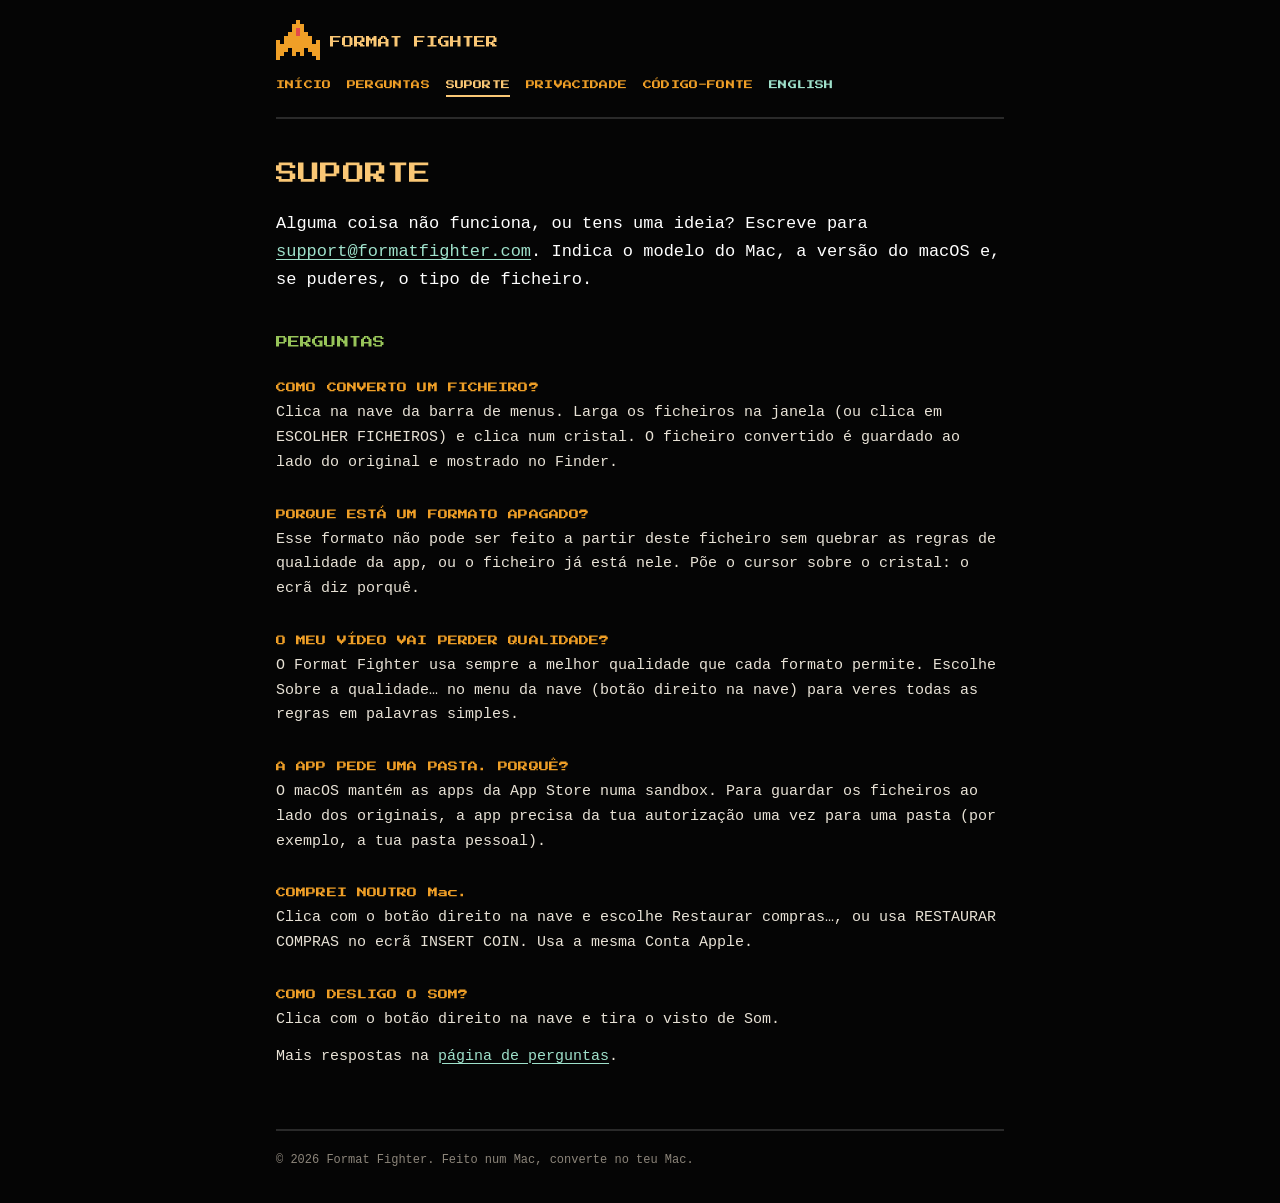
<file: pt/support.html>
<!doctype html>
<html lang="pt-PT">
<head>
<meta charset="utf-8">
<meta name="viewport" content="width=device-width, initial-scale=1">
<title>Suporte — Format Fighter</title>
<link rel="stylesheet" href="../style.css">
<link rel="alternate" hreflang="en" href="../support.html">
</head>
<body>
<header>
  <a class="brand" href="index.html"><svg class="ship" viewBox="0 0 11 10" width="44" height="40" shape-rendering="crispEdges" aria-hidden="true"><rect class="h" x="5" y="0" width="1" height="1"/><rect class="h" x="4" y="1" width="1" height="1"/><rect class="h" x="5" y="1" width="1" height="1"/><rect class="h" x="6" y="1" width="1" height="1"/><rect class="h" x="4" y="2" width="1" height="1"/><rect class="c" x="5" y="2" width="1" height="1"/><rect class="h" x="6" y="2" width="1" height="1"/><rect class="h" x="3" y="3" width="1" height="1"/><rect class="h" x="4" y="3" width="1" height="1"/><rect class="c" x="5" y="3" width="1" height="1"/><rect class="h" x="6" y="3" width="1" height="1"/><rect class="h" x="7" y="3" width="1" height="1"/><rect class="h" x="2" y="4" width="1" height="1"/><rect class="h" x="3" y="4" width="1" height="1"/><rect class="h" x="4" y="4" width="1" height="1"/><rect class="h" x="5" y="4" width="1" height="1"/><rect class="h" x="6" y="4" width="1" height="1"/><rect class="h" x="7" y="4" width="1" height="1"/><rect class="h" x="8" y="4" width="1" height="1"/><rect class="h" x="0" y="5" width="1" height="1"/><rect class="h" x="2" y="5" width="1" height="1"/><rect class="h" x="3" y="5" width="1" height="1"/><rect class="h" x="4" y="5" width="1" height="1"/><rect class="h" x="5" y="5" width="1" height="1"/><rect class="h" x="6" y="5" width="1" height="1"/><rect class="h" x="7" y="5" width="1" height="1"/><rect class="h" x="8" y="5" width="1" height="1"/><rect class="h" x="10" y="5" width="1" height="1"/><rect class="h" x="0" y="6" width="1" height="1"/><rect class="h" x="1" y="6" width="1" height="1"/><rect class="h" x="2" y="6" width="1" height="1"/><rect class="h" x="3" y="6" width="1" height="1"/><rect class="h" x="4" y="6" width="1" height="1"/><rect class="h" x="5" y="6" width="1" height="1"/><rect class="h" x="6" y="6" width="1" height="1"/><rect class="h" x="7" y="6" width="1" height="1"/><rect class="h" x="8" y="6" width="1" height="1"/><rect class="h" x="9" y="6" width="1" height="1"/><rect class="h" x="10" y="6" width="1" height="1"/><rect class="h" x="0" y="7" width="1" height="1"/><rect class="h" x="1" y="7" width="1" height="1"/><rect class="h" x="2" y="7" width="1" height="1"/><rect class="h" x="4" y="7" width="1" height="1"/><rect class="h" x="5" y="7" width="1" height="1"/><rect class="h" x="6" y="7" width="1" height="1"/><rect class="h" x="8" y="7" width="1" height="1"/><rect class="h" x="9" y="7" width="1" height="1"/><rect class="h" x="10" y="7" width="1" height="1"/><rect class="h" x="0" y="8" width="1" height="1"/><rect class="h" x="1" y="8" width="1" height="1"/><rect class="h" x="4" y="8" width="1" height="1"/><rect class="h" x="6" y="8" width="1" height="1"/><rect class="h" x="9" y="8" width="1" height="1"/><rect class="h" x="10" y="8" width="1" height="1"/><rect class="h" x="0" y="9" width="1" height="1"/><rect class="h" x="10" y="9" width="1" height="1"/></svg><span>FORMAT FIGHTER</span></a>
  <nav><a href="index.html">INÍCIO</a><a href="faq.html">PERGUNTAS</a><a href="support.html" aria-current="page">SUPORTE</a><a href="privacy.html">PRIVACIDADE</a><a href="source.html">CÓDIGO-FONTE</a><a class="lang" href="../support.html" hreflang="en">ENGLISH</a></nav>
</header>
<main>
<h1>SUPORTE</h1>
<p class="big">Alguma coisa não funciona, ou tens uma ideia? Escreve para <a href="mailto:support@formatfighter.com">support@formatfighter.com</a>. Indica o modelo do Mac, a versão do macOS e, se puderes, o tipo de ficheiro.</p>
<h2>PERGUNTAS</h2>
<h3>COMO CONVERTO UM FICHEIRO?</h3>
<p>Clica na nave da barra de menus. Larga os ficheiros na janela (ou clica em ESCOLHER FICHEIROS) e clica num cristal. O ficheiro convertido é guardado ao lado do original e mostrado no Finder.</p>
<h3>PORQUE ESTÁ UM FORMATO APAGADO?</h3>
<p>Esse formato não pode ser feito a partir deste ficheiro sem quebrar as regras de qualidade da app, ou o ficheiro já está nele. Põe o cursor sobre o cristal: o ecrã diz porquê.</p>
<h3>O MEU VÍDEO VAI PERDER QUALIDADE?</h3>
<p>O Format Fighter usa sempre a melhor qualidade que cada formato permite. Escolhe Sobre a qualidade… no menu da nave (botão direito na nave) para veres todas as regras em palavras simples.</p>
<h3>A APP PEDE UMA PASTA. PORQUÊ?</h3>
<p>O macOS mantém as apps da App Store numa sandbox. Para guardar os ficheiros ao lado dos originais, a app precisa da tua autorização uma vez para uma pasta (por exemplo, a tua pasta pessoal).</p>
<h3>COMPREI NOUTRO Mac.</h3>
<p>Clica com o botão direito na nave e escolhe Restaurar compras…, ou usa RESTAURAR COMPRAS no ecrã INSERT COIN. Usa a mesma Conta Apple.</p>
<h3>COMO DESLIGO O SOM?</h3>
<p>Clica com o botão direito na nave e tira o visto de Som.</p>
<p>Mais respostas na <a href="faq.html">página de perguntas</a>.</p>
</main>
<footer>© 2026 Format Fighter. Feito num Mac, converte no teu Mac.</footer>
</body>
</html>
</file>
<file: style.css>
/* Format Fighter website: the app's arcade palette (CLAUDE.md §3). */
@font-face {
  font-family: "Format Fighter Arcade";
  src: url("fonts/FormatFighterArcade-Regular.ttf") format("truetype");
  font-display: swap;
}
:root {
  --bg: #050505; --amber-light: #FAC775; --amber: #EF9F27; --red: #E24B4A;
  --green: #97C459; --cyan: #9FE1CB; --text: #E8E2D6; --dim: #8C857A;
  --arcade: "Format Fighter Arcade", ui-monospace, Menlo, monospace;
  color-scheme: dark;
}
* { box-sizing: border-box; }
html { background: var(--bg); }
body {
  margin: 0 auto; max-width: 760px; padding: 0 16px;
  background: var(--bg); color: var(--text);
  font: 15px/1.65 ui-monospace, Menlo, monospace;
  -webkit-font-smoothing: antialiased;
}
header {
  display: flex; flex-wrap: wrap; align-items: center; justify-content: space-between;
  gap: 12px; padding: 20px 0; border-bottom: 2px solid #2a2a2a;
}
.brand { display: flex; align-items: center; gap: 10px; text-decoration: none; }
.brand span { font-family: var(--arcade); font-size: 12px; color: var(--amber-light); }
nav { display: flex; flex-wrap: wrap; gap: 6px 16px; }
nav a {
  font-family: var(--arcade); font-size: 9px; color: var(--amber); text-decoration: none;
  padding: 4px 0; letter-spacing: 0.02em;
}
nav a[aria-current="page"] { color: var(--amber-light); border-bottom: 2px solid var(--amber-light); }
nav a:hover { color: var(--amber-light); }
nav a.lang { color: var(--cyan); }
main { padding: 32px 0 48px; }
h1, h2, h3, .subtitle, .soon, th {
  font-family: var(--arcade); font-weight: normal; line-height: 1.6; letter-spacing: 0.01em;
}
h1 { font-size: 22px; color: var(--amber-light); margin: 0 0 24px; }
h2 { font-size: 12px; color: var(--green); margin: 36px 0 12px; }
h3 { font-size: 10px; color: var(--amber); margin: 28px 0 8px; }
p, li { margin: 0 0 12px; }
ul { padding-left: 20px; }
li::marker { color: var(--green); }
.contents { list-style: none; padding: 0; display: flex; flex-wrap: wrap; gap: 4px 20px; }
.contents a { font-family: var(--arcade); font-size: 9px; color: var(--green); text-decoration: none; }
.contents a:hover { color: var(--amber-light); }
h2[id] { scroll-margin-top: 16px; }
b { color: var(--amber-light); font-weight: 600; }
a { color: var(--cyan); text-underline-offset: 3px; }
a:hover { color: #fff; }
.big { font-size: 17px; color: #fff; }
.note { color: var(--dim); font-size: 13px; }
.hash { color: var(--dim); font-size: 12px; overflow-wrap: anywhere; }
.ship { display: block; image-rendering: pixelated; }
.ship .h { fill: var(--amber); }
.ship .c { fill: var(--red); }
.hero { text-align: center; padding: 16px 0 24px; }
.hero .ship { margin: 0 auto 28px; }
.hero h1 { font-size: 26px; margin-bottom: 12px; }
.subtitle { color: var(--green); font-size: 11px; margin: 0; }
.soon {
  text-align: center; color: var(--amber-light); font-size: 11px; margin: 36px 0 8px;
  animation: blink 1s steps(1) infinite;
}
.soon + .note { text-align: center; }
@keyframes blink { 50% { opacity: 0.25; } }
@media (prefers-reduced-motion: reduce) { .soon { animation: none; } }
table { border-collapse: collapse; width: 100%; margin: 0 0 12px; }
th, td { text-align: left; padding: 8px 12px 8px 0; border-bottom: 1px solid #2a2a2a; }
th { font-size: 9px; color: var(--amber); }
td { overflow-wrap: anywhere; }
footer {
  border-top: 2px solid #2a2a2a; padding: 20px 0 32px; color: var(--dim); font-size: 12px;
}
</file>
